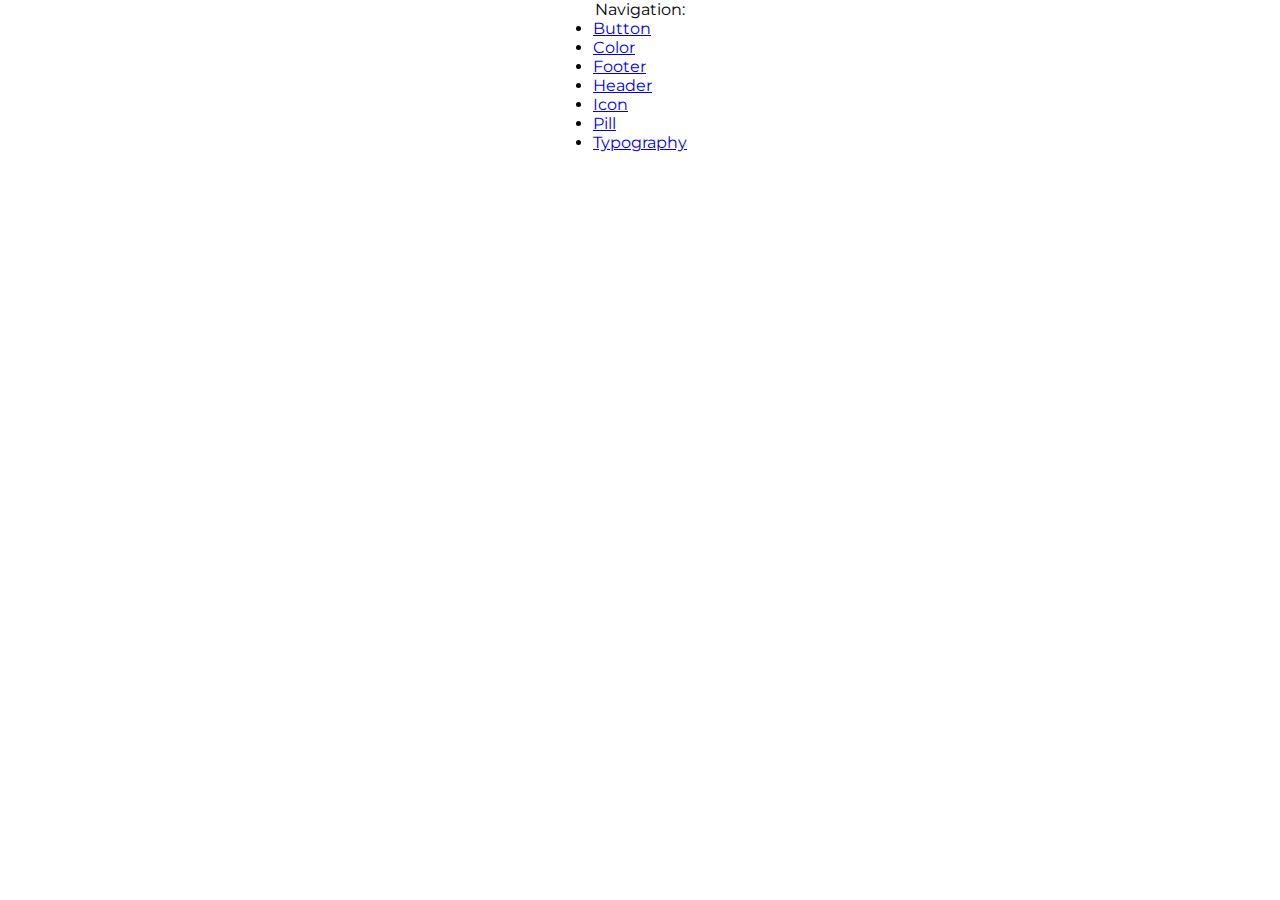
<file: index.html>
<!DOCTYPE html>
<html lang="en">
<head>
    <meta charset="UTF-8">
    <meta name="viewport" content="width=device-width, initial-scale=1.0">
    <link rel="stylesheet" href="assets/styles/main.css">
    <link rel="shortcut icon" href="/assets/images/favicon.ico" type="image/x-icon">
    <title>Belajar SASS - Home</title>
</head>
<body class="flex flex-col items-center">
    Navigation:
    <ul>
        <li><a href="/button.html">Button</a></li>
        <li><a href="/color.html">Color</a></li>
        <li><a href="/footer.html">Footer</a></li>
        <li><a href="/header.html">Header</a></li>
        <li><a href="/icon.html">Icon</a></li>
        <li><a href="/pill.html">Pill</a></li>
        <li><a href="/typography.html">Typography</a></li>
    </ul>
</body>
</html>
</file>
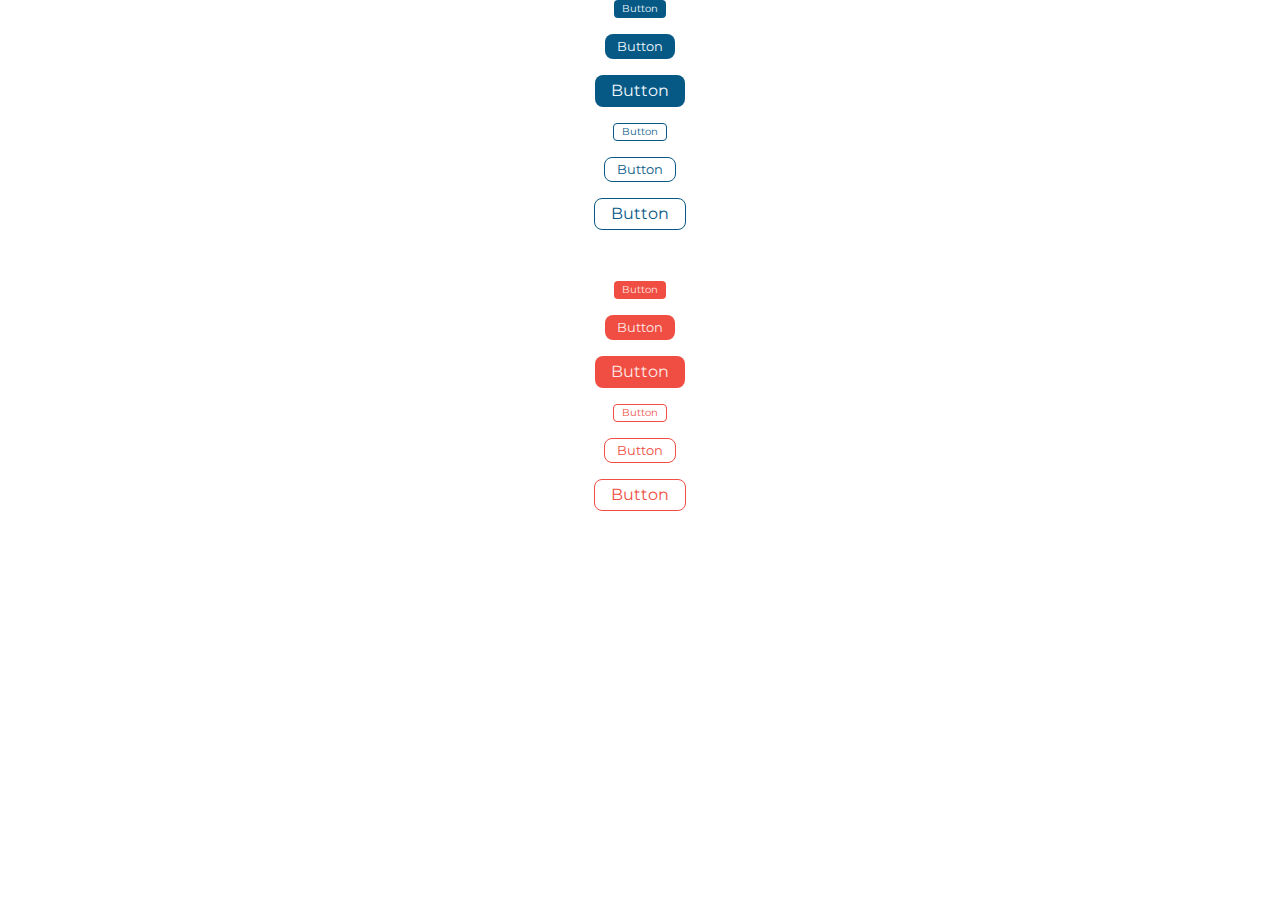
<file: button.html>
<!DOCTYPE html>
<html lang="en">
<head>
    <meta charset="UTF-8">
    <meta name="viewport" content="width=device-width, initial-scale=1.0">
    <link rel="stylesheet" href="assets/styles/main.css">
    <link rel="shortcut icon" href="/assets/images/favicon.ico" type="image/x-icon">
    <title>Belajar SASS - Button</title>
</head>
<body class="flex flex-col gap-4 items-center">
    <button type="button" class="btn btn-sm">Button</button>
    <button type="button" class="btn btn-md">Button</button>
    <button type="button" class="btn btn-lg">Button</button>
    <button type="button" class="btn btn-sm btn-outlined">Button</button>
    <button type="button" class="btn btn-md btn-outlined">Button</button>
    <button type="button" class="btn btn-lg btn-outlined">Button</button>
    <br />
    <button type="button" class="btn btn-danger btn-sm">Button</button>
    <button type="button" class="btn btn-danger btn-md">Button</button>
    <button type="button" class="btn btn-danger btn-lg">Button</button>
    <button type="button" class="btn btn-danger btn-sm btn-outlined">Button</button>
    <button type="button" class="btn btn-danger btn-md btn-outlined">Button</button>
    <button type="button" class="btn btn-danger btn-lg btn-outlined">Button</button>
</body>
</html>
</file>
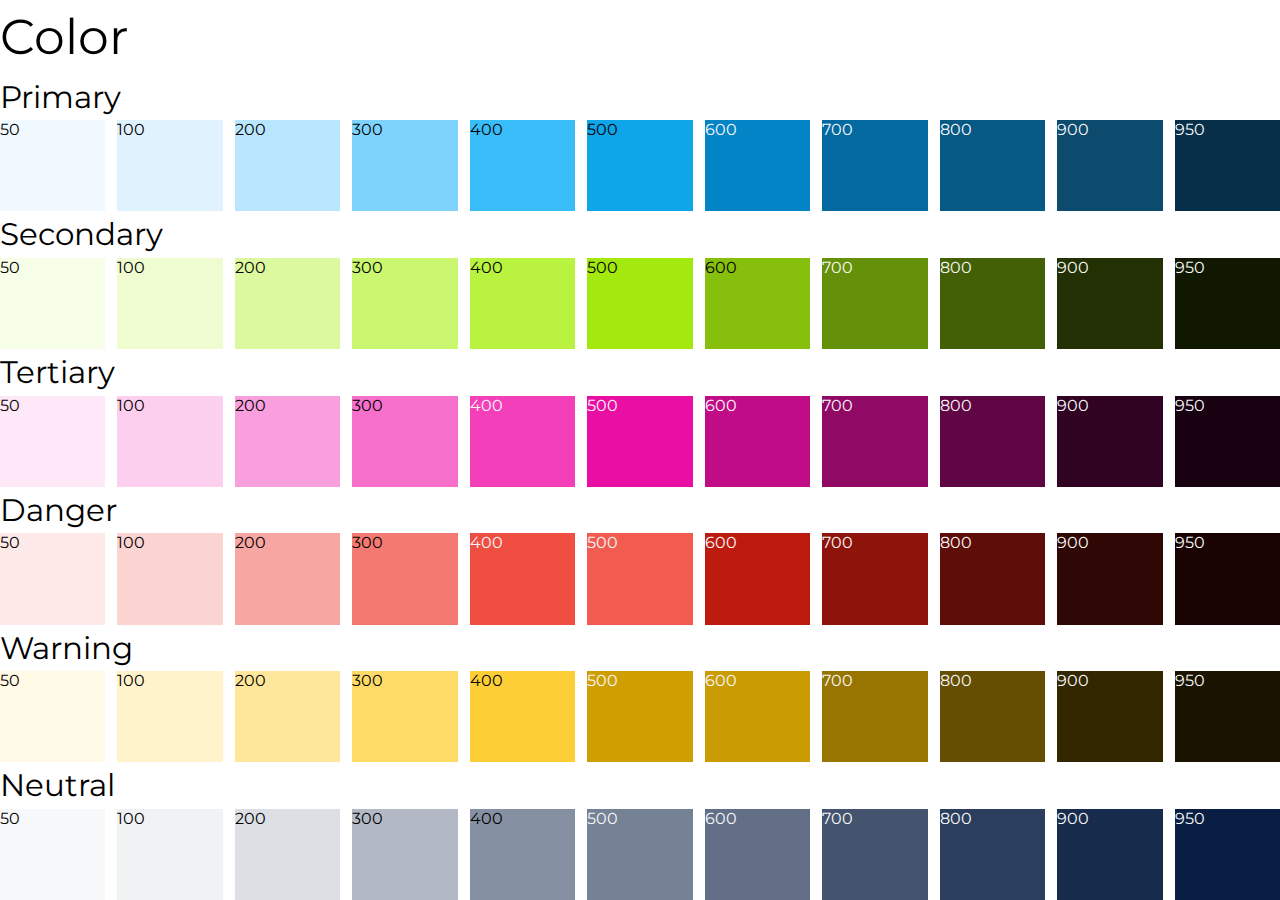
<file: color.html>
<!DOCTYPE html>
<html lang="en">
<head>
    <meta charset="UTF-8">
    <meta name="viewport" content="width=device-width, initial-scale=1.0">
    <link rel="stylesheet" href="assets/styles/main.css">
    <link rel="shortcut icon" href="/assets/images/favicon.ico" type="image/x-icon">
    <title>Belajar SASS - Color</title>
</head>
<body>
    <div class="flex flex-col h-screen">
        <h1 class="h1-regular">Color</h1>
        <h3 class="h3-regular">Primary</h3>
        <div class="flex flex-row flex-auto gap-3">
            <div class="bg-primary-50 w-full h-full">
                <span>50</span>
            </div>
            <div class="bg-primary-100 w-full h-full">
                <span>100</span>
            </div>
            <div class="bg-primary-200 w-full h-full">
                <span>200</span>
            </div>
            <div class="bg-primary-300 w-full h-full">
                <span>300</span>
            </div>
            <div class="bg-primary-400 w-full h-full">
                <span>400</span>
            </div>
            <div class="bg-primary-500 w-full h-full">
                <span>500</span>
            </div>
            <div class="bg-primary-600 w-full h-full">
                <span class="text-neutral-50">600</span>
            </div>
            <div class="bg-primary-700 w-full h-full">
                <span class="text-neutral-50">700</span>
            </div>
            <div class="bg-primary-800 w-full h-full">
                <span class="text-neutral-50">800</span>
            </div>
            <div class="bg-primary-900 w-full h-full">
                <span class="text-neutral-50">900</span>
            </div>
            <div class="bg-primary-950 w-full h-full">
                <span class="text-neutral-50">950</span>
            </div>
        </div>
        <h3 class="h3-regular">Secondary</h3>
        <div class="flex flex-row flex-auto gap-3">
            <div class="bg-secondary-50 w-full h-full">
                <span>50</span>
            </div>
            <div class="bg-secondary-100 w-full h-full">
                <span>100</span>
            </div>
            <div class="bg-secondary-200 w-full h-full">
                <span>200</span>
            </div>
            <div class="bg-secondary-300 w-full h-full">
                <span>300</span>
            </div>
            <div class="bg-secondary-400 w-full h-full">
                <span>400</span>
            </div>
            <div class="bg-secondary-500 w-full h-full">
                <span>500</span>
            </div>
            <div class="bg-secondary-600 w-full h-full">
                <span>600</span>
            </div>
            <div class="bg-secondary-700 w-full h-full">
                <span class="text-neutral-50">700</span>
            </div>
            <div class="bg-secondary-800 w-full h-full">
                <span class="text-neutral-50">800</span>
            </div>
            <div class="bg-secondary-900 w-full h-full">
                <span class="text-neutral-50">900</span>
            </div>
            <div class="bg-secondary-950 w-full h-full">
                <span class="text-neutral-50">950</span>
            </div>
        </div>
        <h3 class="h3-regular">Tertiary</h3>
        <div class="flex flex-row flex-auto gap-3">
            <div class="bg-tertiary-50 w-full h-full">
                <span>50</span>
            </div>
            <div class="bg-tertiary-100 w-full h-full">
                <span>100</span>
            </div>
            <div class="bg-tertiary-200 w-full h-full">
                <span>200</span>
            </div>
            <div class="bg-tertiary-300 w-full h-full">
                <span>300</span>
            </div>
            <div class="bg-tertiary-400 w-full h-full">
                <span class="text-neutral-50">400</span>
            </div>
            <div class="bg-tertiary-500 w-full h-full">
                <span class="text-neutral-50">500</span>
            </div>
            <div class="bg-tertiary-600 w-full h-full">
                <span class="text-neutral-50">600</span>
            </div>
            <div class="bg-tertiary-700 w-full h-full">
                <span class="text-neutral-50">700</span>
            </div>
            <div class="bg-tertiary-800 w-full h-full">
                <span class="text-neutral-50">800</span>
            </div>
            <div class="bg-tertiary-900 w-full h-full">
                <span class="text-neutral-50">900</span>
            </div>
            <div class="bg-tertiary-950 w-full h-full">
                <span class="text-neutral-50">950</span>
            </div>
        </div>
        <h3 class="h3-regular">Danger</h3>
        <div class="flex flex-row flex-auto gap-3">
            <div class="bg-danger-50 w-full h-full">
                <span>50</span>
            </div>
            <div class="bg-danger-100 w-full h-full">
                <span>100</span>
            </div>
            <div class="bg-danger-200 w-full h-full">
                <span>200</span>
            </div>
            <div class="bg-danger-300 w-full h-full">
                <span>300</span>
            </div>
            <div class="bg-danger-400 w-full h-full">
                <span class="text-neutral-50">400</span>
            </div>
            <div class="bg-danger-500 w-full h-full">
                <span class="text-neutral-50">500</span>
            </div>
            <div class="bg-danger-600 w-full h-full">
                <span class="text-neutral-50">600</span>
            </div>
            <div class="bg-danger-700 w-full h-full">
                <span class="text-neutral-50">700</span>
            </div>
            <div class="bg-danger-800 w-full h-full">
                <span class="text-neutral-50">800</span>
            </div>
            <div class="bg-danger-900 w-full h-full">
                <span class="text-neutral-50">900</span>
            </div>
            <div class="bg-danger-950 w-full h-full">
                <span class="text-neutral-50">950</span>
            </div>
        </div>
        <h3 class="h3-regular">Warning</h3>
        <div class="flex flex-row flex-auto gap-3">
            <div class="bg-warning-50 w-full h-full">
                <span>50</span>
            </div>
            <div class="bg-warning-100 w-full h-full">
                <span>100</span>
            </div>
            <div class="bg-warning-200 w-full h-full">
                <span>200</span>
            </div>
            <div class="bg-warning-300 w-full h-full">
                <span>300</span>
            </div>
            <div class="bg-warning-400 w-full h-full">
                <span>400</span>
            </div>
            <div class="bg-warning-500 w-full h-full">
                <span class="text-neutral-50">500</span>
            </div>
            <div class="bg-warning-600 w-full h-full">
                <span class="text-neutral-50">600</span>
            </div>
            <div class="bg-warning-700 w-full h-full">
                <span class="text-neutral-50">700</span>
            </div>
            <div class="bg-warning-800 w-full h-full">
                <span class="text-neutral-50">800</span>
            </div>
            <div class="bg-warning-900 w-full h-full">
                <span class="text-neutral-50">900</span>
            </div>
            <div class="bg-warning-950 w-full h-full">
                <span class="text-neutral-50">950</span>
            </div>
        </div>
        <h3 class="h3-regular">Neutral</h3>
        <div class="flex flex-row flex-auto gap-3">
            <div class="bg-neutral-50 w-full h-full">
                <span>50</span>
            </div>
            <div class="bg-neutral-100 w-full h-full">
                <span>100</span>
            </div>
            <div class="bg-neutral-200 w-full h-full">
                <span>200</span>
            </div>
            <div class="bg-neutral-300 w-full h-full">
                <span>300</span>
            </div>
            <div class="bg-neutral-400 w-full h-full">
                <span>400</span>
            </div>
            <div class="bg-neutral-500 w-full h-full">
                <span class="text-neutral-50">500</span>
            </div>
            <div class="bg-neutral-600 w-full h-full">
                <span class="text-neutral-50">600</span>
            </div>
            <div class="bg-neutral-700 w-full h-full">
                <span class="text-neutral-50">700</span>
            </div>
            <div class="bg-neutral-800 w-full h-full">
                <span class="text-neutral-50">800</span>
            </div>
            <div class="bg-neutral-900 w-full h-full">
                <span class="text-neutral-50">900</span>
            </div>
            <div class="bg-neutral-950 w-full h-full">
                <span class="text-neutral-50">950</span>
            </div>
        </div>
    </div>
</body>
</html>
</file>
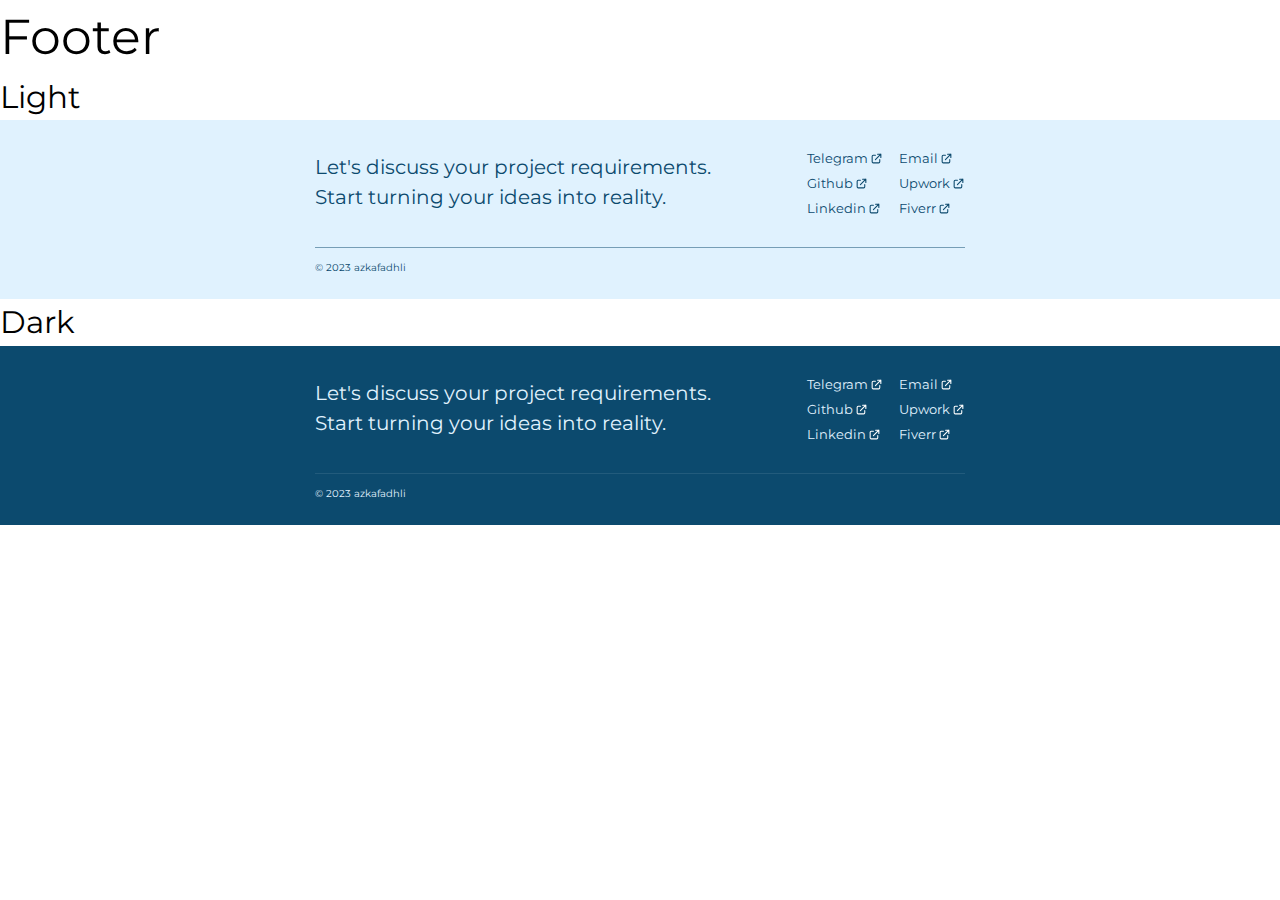
<file: footer.html>
<!DOCTYPE html>
<html lang="en">

<head>
    <meta charset="UTF-8">
    <meta name="viewport" content="width=device-width, initial-scale=1.0">
    <link rel="shortcut icon" href="/assets/images/favicon.ico" type="image/x-icon">
    <link rel="stylesheet" href="assets/styles/main.css">
    <title>Belajar SASS - Footer</title>
</head>

<body>
    <h1 class="h1-regular">Footer</h1>
    <h3 class="h3-regular">Light</h3>
    <footer class="flex flex-col bg-primary-100 w-screen">
        <div class="footer-wrapper">
            <div class="flex flex-row flex-wrap justify-between">
                <div class="flex flex-col h5-regular">
                    <span>Let's discuss your project requirements.</span>
                    <span>Start turning your ideas into reality.</span>
                </div>
                <div class="flex gap-4">
                    <div class="social-link">
                        <a href="#">
                            <span class="l13-regular">Telegram</span>
                            <i class="l13-regular icon-external-link-outlined primary-900"></i>
                        </a>
                        <a href="#">
                            <span class="l13-regular">Github</span>
                            <i class="l13-regular icon-external-link-outlined primary-900"></i>
                        </a>
                        <a href="#">
                            <span class="l13-regular">Linkedin</span>
                            <i class="l13-regular icon-external-link-outlined primary-900"></i>
                        </a>
                    </div>
                    <div class="social-link">
                        <a href="#">
                            <span class="l13-regular">Email</span>
                            <i class="l13-regular icon-external-link-outlined primary-900"></i>
                        </a>
                        <a href="#">
                            <span class="l13-regular">Upwork</span>
                            <i class="l13-regular icon-external-link-outlined primary-900"></i>
                        </a>
                        <a href="#">
                            <span class="l13-regular">Fiverr</span>
                            <i class="l13-regular icon-external-link-outlined primary-900"></i>
                        </a>
                    </div>
                </div>
            </div>
            <div class="border-t primary-900-50a solid px-0.5">
                <span class="p10-regular">© 2023 azkafadhli</span>
            </div>
        </div>
    </footer>
    <h3 class="h3-regular">Dark</h3>
    <footer class="flex flex-col dark w-screen">
        <div class="footer-wrapper">
            <div class="flex flex-row flex-wrap justify-between">
                <div class="flex flex-col h5-regular">
                    <span>Let's discuss your project requirements.</span>
                    <span>Start turning your ideas into reality.</span>
                </div>
                <div class="flex gap-4">
                    <div class="social-link">
                        <a href="#">
                            <span class="l13-regular">Telegram</span>
                            <i class="l13-regular icon-external-link-outlined white"></i>
                        </a>
                        <a href="#">
                            <span class="l13-regular">Github</span>
                            <i class="l13-regular icon-external-link-outlined white"></i>
                        </a>
                        <a href="#">
                            <span class="l13-regular">Linkedin</span>
                            <i class="l13-regular icon-external-link-outlined white"></i>
                        </a>
                    </div>
                    <div class="social-link">
                        <a href="#">
                            <span class="l13-regular">Email</span>
                            <i class="l13-regular icon-external-link-outlined white"></i>
                        </a>
                        <a href="#">
                            <span class="l13-regular">Upwork</span>
                            <i class="l13-regular icon-external-link-outlined white"></i>
                        </a>
                        <a href="#">
                            <span class="l13-regular">Fiverr</span>
                            <i class="l13-regular icon-external-link-outlined white"></i>
                        </a>
                    </div>
                </div>
            </div>
            <div class="border-t primary-50-10a solid px-0.5">
                <span class="p10-regular">© 2023 azkafadhli</span>
            </div>
        </div>
    </footer>
</body>

</html>
</file>
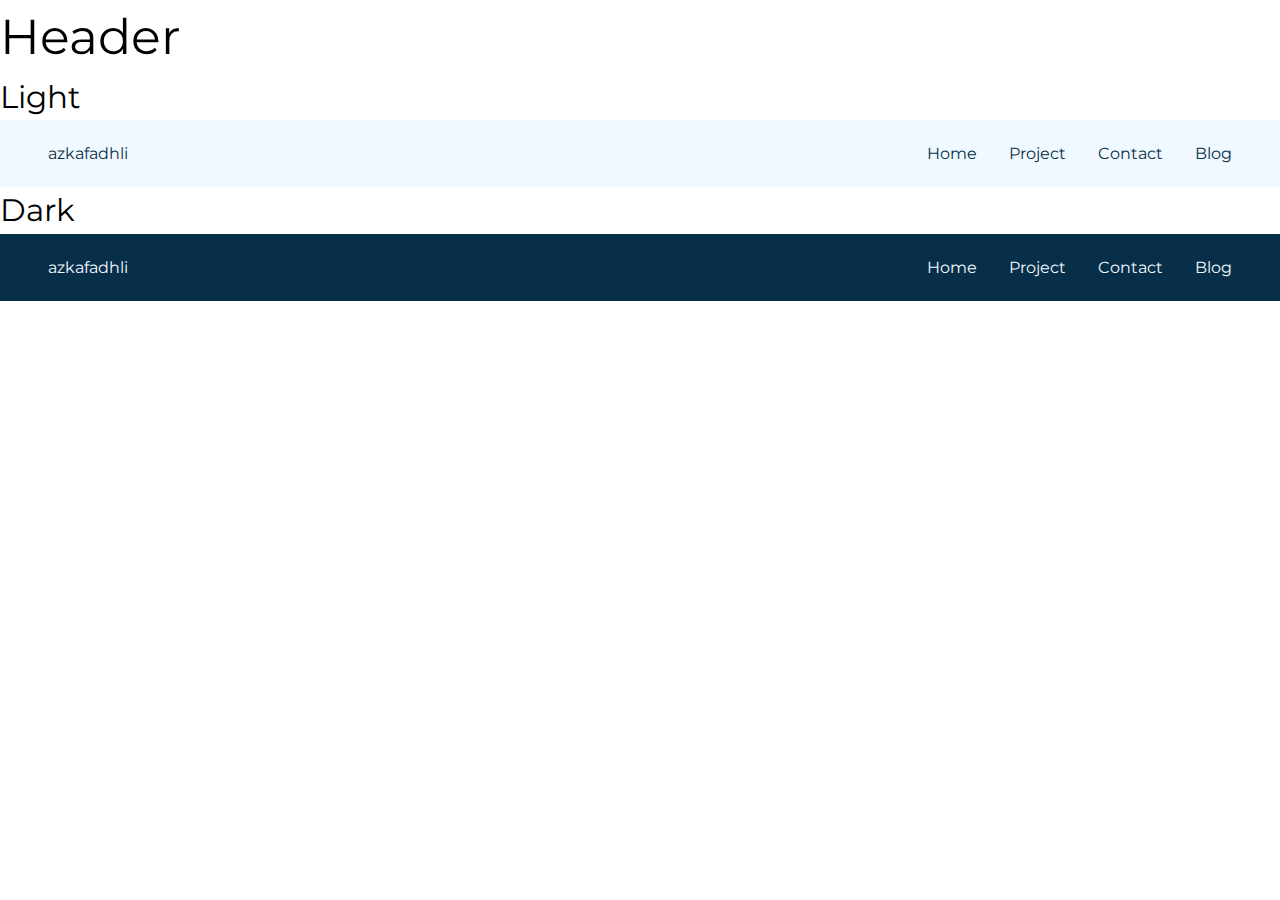
<file: header.html>
<!DOCTYPE html>
<html lang="en">

<head>
    <meta charset="UTF-8">
    <meta name="viewport" content="width=device-width, initial-scale=1.0">
    <link rel="shortcut icon" href="/assets/images/favicon.ico" type="image/x-icon">
    <link rel="stylesheet" href="assets/styles/main.css">
    <title>Belajar SASS - Header</title>
</head>

<body>
    <h1 class="h1-regular">Header</h1>
    <h3 class="h3-regular">Light</h3>
    <header>
        <div class="top-navbar light">
            <div class="menu-wrapper">
                <div class="navbar-logo">
                    <a href="/">azkafadhli</a>
                </div>
                <div class="menu-mobile">
                    <i id="btn-menu-open-light" class="h5-regular icon-menu-outlined"></i>
                </div>
                <ul class="menu">
                    <li><a href="#">Home</a></li>
                    <li><a href="#">Project</a></li>
                    <li><a href="#">Contact</a></li>
                    <li><a href=#>Blog</a></li>
                </ul>
            </div>
        </div>
    </header>
    <h3 class="h3-regular">Dark</h3>
    <header>
        <div class="top-navbar dark">
            <div class="menu-wrapper">
                <div class="navbar-logo">
                    <a href="/">azkafadhli</a>
                </div>
                <div class="menu-mobile">
                    <i id="btn-menu-open-dark" class="h5-regular icon-menu-outlined white"></i>
                </div>
                <ul class="menu">
                    <li><a href="#">Home</a></li>
                    <li><a href="#">Project</a></li>
                    <li><a href="#">Contact</a></li>
                    <li><a href=#>Blog</a></li>
                </ul>
            </div>
        </div>
        <div id="menu-mobile-light" class="menu-mobile-wrapper light gap-5 menu-hidden">
            <i id="btn-menu-close-light" class="h4-regular icon-x-outlined ml-auto"></i>
            <ul class="menu-mobile gap-5">
                <li><a href="#">Home</a></li>
                <li><a href="#">Project</a></li>
                <li><a href="#">Contact</a></li>
                <li><a href=#>Blog</a></li>
            </ul>
        </div>
        <div id="menu-mobile-dark" class="menu-mobile-wrapper dark gap-5 menu-hidden">
            <i id="btn-menu-close-dark" class="h4-regular icon-x-outlined ml-auto white"></i>
            <ul class="menu-mobile gap-5">
                <li><a href="#">Home</a></li>
                <li><a href="#">Project</a></li>
                <li><a href="#">Contact</a></li>
                <li><a href=#>Blog</a></li>
            </ul>
        </div>
    </header>
</body>

<script>
    const btnMenuCloseLight = document.getElementById('btn-menu-close-light');
    const btnMenuCloseDark = document.getElementById('btn-menu-close-dark');
    const btnMenuOpenLight = document.getElementById('btn-menu-open-light');
    const btnMenuOpenDark = document.getElementById('btn-menu-open-dark');
    const menuMobileLight = document.getElementById('menu-mobile-light');
    const menuMobileDark = document.getElementById('menu-mobile-dark');

    btnMenuCloseLight.addEventListener('click', () => {
        menuMobileLight.classList.toggle('menu-hidden');
    });
    btnMenuOpenLight.addEventListener('click', () => {
        menuMobileLight.classList.toggle('menu-hidden');
    });
    btnMenuCloseDark.addEventListener('click', () => {
        menuMobileDark.classList.toggle('menu-hidden');
    });
    btnMenuOpenDark.addEventListener('click', () => {
        menuMobileDark.classList.toggle('menu-hidden');
    });
</script>

</html>
</file>
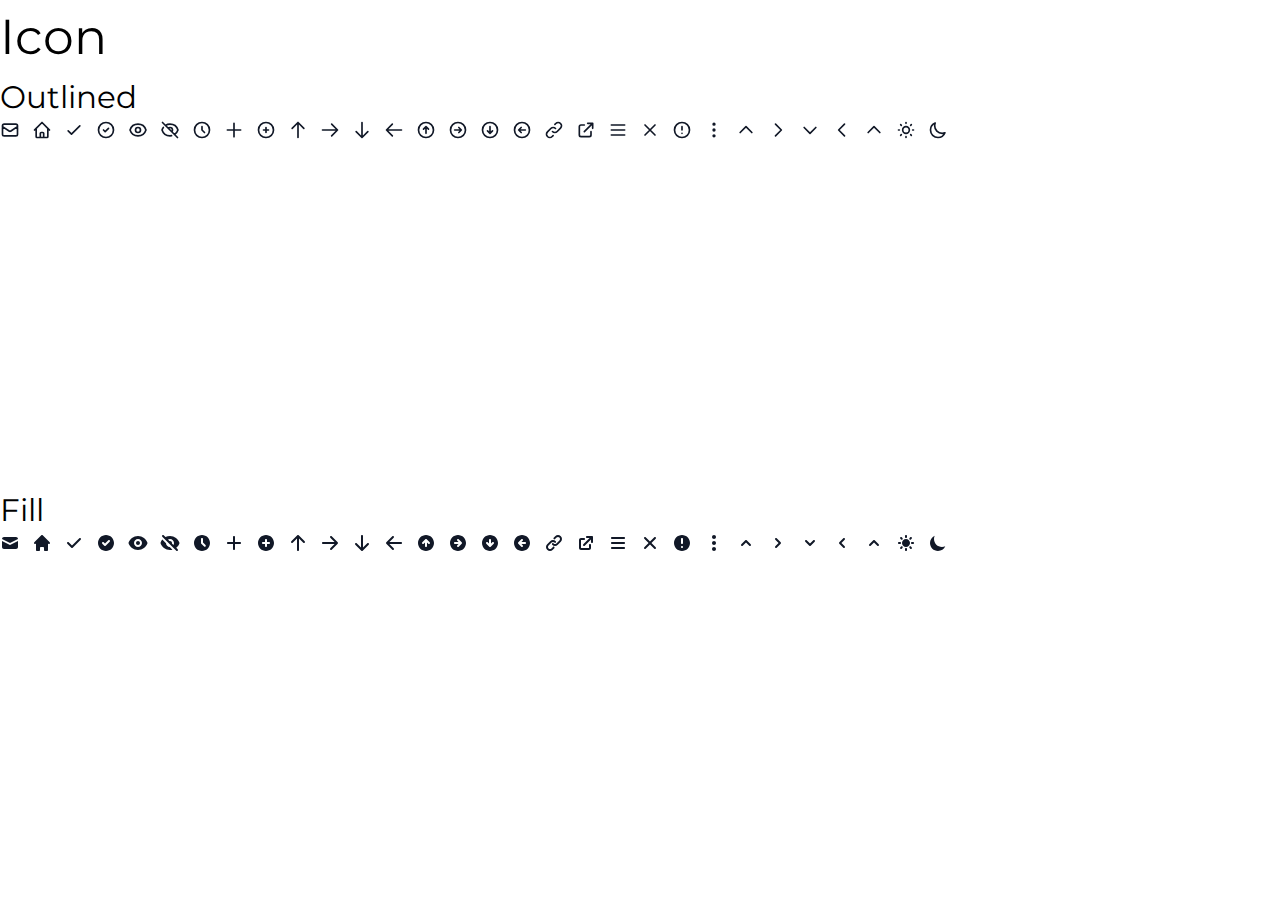
<file: icon.html>
<!DOCTYPE html>
<html lang="en">

<head>
    <meta charset="UTF-8">
    <meta name="viewport" content="width=device-width, initial-scale=1.0">
    <link rel="stylesheet" href="assets/styles/main.css">
    <link rel="shortcut icon" href="/assets/images/favicon.ico" type="image/x-icon">
    <title>Belajar SASS - Icon</title>
</head>

<body>
    <div class="flex flex-col h-screen">
        <h1 class="h1-regular">Icon</h1>
        <h3 class="h3-regular">Outlined</h3>
        <div class="flex flex-row flex-auto gap-3">
            <div class="icon"><i class="h5-regular icon-mail-outlined"></i></div>
            <div class="icon"><i class="h5-regular icon-home-outlined"></i></div>
            <div class="icon"><i class="h5-regular icon-check-outlined"></i></div>
            <div class="icon"><i class="h5-regular icon-check-circle-outlined"></i></div>
            <div class="icon"><i class="h5-regular icon-eye-outlined"></i></div>
            <div class="icon"><i class="h5-regular icon-eye-off-outlined"></i></div>
            <div class="icon"><i class="h5-regular icon-clock-outlined"></i></div>
            <div class="icon"><i class="h5-regular icon-plus-outlined"></i></div>
            <div class="icon"><i class="h5-regular icon-plus-circle-outlined"></i></div>
            <div class="icon"><i class="h5-regular icon-arrow-up-outlined"></i></div>
            <div class="icon"><i class="h5-regular icon-arrow-right-outlined"></i></div>
            <div class="icon"><i class="h5-regular icon-arrow-down-outlined"></i></div>
            <div class="icon"><i class="h5-regular icon-arrow-left-outlined"></i></div>
            <div class="icon"><i class="h5-regular icon-arrow-up-circle-outlined"></i></div>
            <div class="icon"><i class="h5-regular icon-arrow-right-circle-outlined"></i></div>
            <div class="icon"><i class="h5-regular icon-arrow-down-circle-outlined"></i></div>
            <div class="icon"><i class="h5-regular icon-arrow-left-circle-outlined"></i></div>
            <div class="icon"><i class="h5-regular icon-link-outlined"></i></div>
            <div class="icon"><i class="h5-regular icon-external-link-outlined"></i></div>
            <div class="icon"><i class="h5-regular icon-menu-outlined"></i></div>
            <div class="icon"><i class="h5-regular icon-x-outlined"></i></div>
            <div class="icon"><i class="h5-regular icon-exclamation-circle-outlined"></i></div>
            <div class="icon"><i class="h5-regular icon-dots-vertical-outlined"></i></div>
            <div class="icon"><i class="h5-regular icon-chevron-up-outlined"></i></div>
            <div class="icon"><i class="h5-regular icon-chevron-right-outlined"></i></div>
            <div class="icon"><i class="h5-regular icon-chevron-down-outlined"></i></div>
            <div class="icon"><i class="h5-regular icon-chevron-left-outlined"></i></div>
            <div class="icon"><i class="h5-regular icon-chevron-up-outlined"></i></div>
            <div class="icon"><i class="h5-regular icon-sun-outlined"></i></div>
            <div class="icon"><i class="h5-regular icon-moon-outlined"></i></div>
        </div>
        <h3 class="h3-regular">Fill</h3>
        <div class="flex flex-row flex-auto gap-3">
            <div class="icon"><i class="h5-regular icon-mail-fill"></i> </div>
            <div class="icon"><i class="h5-regular icon-home-fill"></i></div>
            <div class="icon"><i class="h5-regular icon-check-fill"></i></div>
            <div class="icon"><i class="h5-regular icon-check-circle-fill"></i></div>
            <div class="icon"><i class="h5-regular icon-eye-fill"></i></div>
            <div class="icon"><i class="h5-regular icon-eye-off-fill"></i></div>
            <div class="icon"><i class="h5-regular icon-clock-fill"></i></div>
            <div class="icon"><i class="h5-regular icon-plus-fill"></i></div>
            <div class="icon"><i class="h5-regular icon-plus-circle-fill"></i></div>
            <div class="icon"><i class="h5-regular icon-arrow-up-fill"></i></div>
            <div class="icon"><i class="h5-regular icon-arrow-right-fill"></i></div>
            <div class="icon"><i class="h5-regular icon-arrow-down-fill"></i></div>
            <div class="icon"><i class="h5-regular icon-arrow-left-fill"></i></div>
            <div class="icon"><i class="h5-regular icon-arrow-up-circle-fill"></i></div>
            <div class="icon"><i class="h5-regular icon-arrow-right-circle-fill"></i></div>
            <div class="icon"><i class="h5-regular icon-arrow-down-circle-fill"></i></div>
            <div class="icon"><i class="h5-regular icon-arrow-left-circle-fill"></i></div>
            <div class="icon"><i class="h5-regular icon-link-fill"></i></div>
            <div class="icon"><i class="h5-regular icon-external-link-fill"></i></div>
            <div class="icon"><i class="h5-regular icon-menu-fill"></i></div>
            <div class="icon"><i class="h5-regular icon-x-fill"></i></div>
            <div class="icon"><i class="h5-regular icon-exclamation-circle-fill"></i></div>
            <div class="icon"><i class="h5-regular icon-dots-vertical-fill"></i></div>
            <div class="icon"><i class="h5-regular icon-chevron-up-fill"></i></div>
            <div class="icon"><i class="h5-regular icon-chevron-right-fill"></i></div>
            <div class="icon"><i class="h5-regular icon-chevron-down-fill"></i></div>
            <div class="icon"><i class="h5-regular icon-chevron-left-fill"></i></div>
            <div class="icon"><i class="h5-regular icon-chevron-up-fill"></i></div>
            <div class="icon"><i class="h5-regular icon-sun-fill"></i></div>
            <div class="icon"><i class="h5-regular icon-moon-fill"></i></div>
        </div>
    </div>
</body>

</html>
</file>
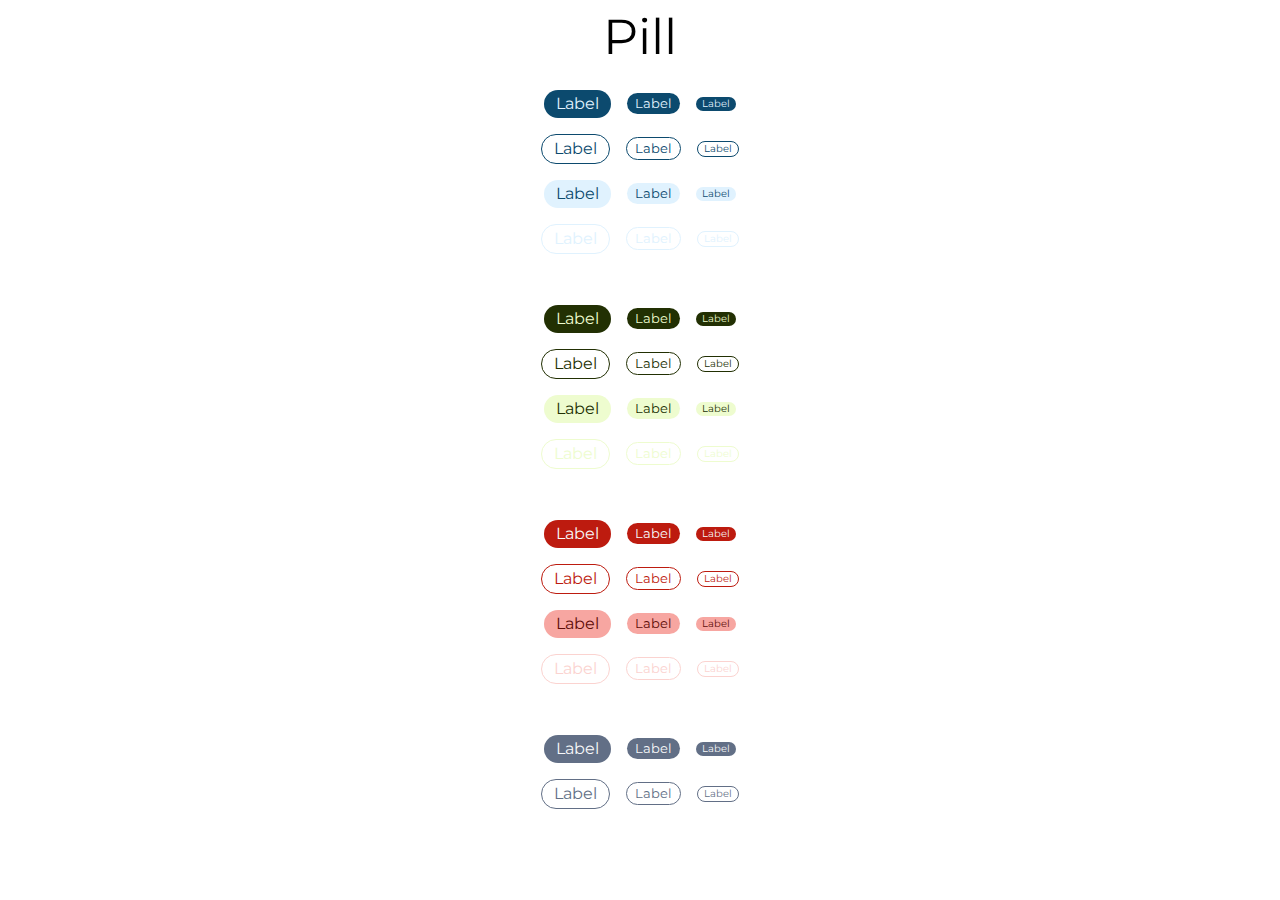
<file: pill.html>
<!DOCTYPE html>
<html lang="en">

<head>
    <meta charset="UTF-8">
    <meta name="viewport" content="width=device-width, initial-scale=1.0">
    <link rel="stylesheet" href="assets/styles/main.css">
    <link rel="shortcut icon" href="/assets/images/favicon.ico" type="image/x-icon">
    <title>Belajar SASS - Pill</title>
</head>

<body class="flex flex-col items-center justify-center gap-4">
    <h1 class="h1-regular">Pill</h1>
    <div class="flex flex-row items-center justify-center gap-4">
        <span class="pill pill-lg pill-primary pill-dark pill-fill">Label</span>
        <span class="pill pill-md pill-primary pill-dark pill-fill">Label</span>
        <span class="pill pill-sm pill-primary pill-dark pill-fill">Label</span>
    </div>
    <div class="flex flex-row items-center justify-center gap-4">
        <span class="pill pill-lg pill-primary pill-dark pill-outlined">Label</span>
        <span class="pill pill-md pill-primary pill-dark pill-outlined">Label</span>
        <span class="pill pill-sm pill-primary pill-dark pill-outlined">Label</span>
    </div>
    <div class="flex flex-row items-center justify-center gap-4">
        <span class="pill pill-lg pill-primary pill-light pill-fill">Label</span>
        <span class="pill pill-md pill-primary pill-light pill-fill">Label</span>
        <span class="pill pill-sm pill-primary pill-light pill-fill">Label</span>
    </div>
    <div class="flex flex-row items-center justify-center gap-4">
        <span class="pill pill-lg pill-primary pill-light pill-outlined">Label</span>
        <span class="pill pill-md pill-primary pill-light pill-outlined">Label</span>
        <span class="pill pill-sm pill-primary pill-light pill-outlined">Label</span>
    </div>
    <br />
    <div class="flex flex-row items-center justify-center gap-4">
        <span class="pill pill-lg pill-secondary pill-dark pill-fill">Label</span>
        <span class="pill pill-md pill-secondary pill-dark pill-fill">Label</span>
        <span class="pill pill-sm pill-secondary pill-dark pill-fill">Label</span>
    </div>
    <div class="flex flex-row items-center justify-center gap-4">
        <span class="pill pill-lg pill-secondary pill-dark pill-outlined">Label</span>
        <span class="pill pill-md pill-secondary pill-dark pill-outlined">Label</span>
        <span class="pill pill-sm pill-secondary pill-dark pill-outlined">Label</span>
    </div>
    <div class="flex flex-row items-center justify-center gap-4">
        <span class="pill pill-lg pill-secondary pill-light pill-fill">Label</span>
        <span class="pill pill-md pill-secondary pill-light pill-fill">Label</span>
        <span class="pill pill-sm pill-secondary pill-light pill-fill">Label</span>
    </div>
    <div class="flex flex-row items-center justify-center gap-4">
        <span class="pill pill-lg pill-secondary pill-light pill-outlined">Label</span>
        <span class="pill pill-md pill-secondary pill-light pill-outlined">Label</span>
        <span class="pill pill-sm pill-secondary pill-light pill-outlined">Label</span>
    </div>
    <br />
    <div class="flex flex-row items-center justify-center gap-4">
        <span class="pill pill-lg pill-danger pill-dark pill-fill">Label</span>
        <span class="pill pill-md pill-danger pill-dark pill-fill">Label</span>
        <span class="pill pill-sm pill-danger pill-dark pill-fill">Label</span>
    </div>
    <div class="flex flex-row items-center justify-center gap-4">
        <span class="pill pill-lg pill-danger pill-dark pill-outlined">Label</span>
        <span class="pill pill-md pill-danger pill-dark pill-outlined">Label</span>
        <span class="pill pill-sm pill-danger pill-dark pill-outlined">Label</span>
    </div>
    <div class="flex flex-row items-center justify-center gap-4">
        <span class="pill pill-lg pill-danger pill-light pill-fill">Label</span>
        <span class="pill pill-md pill-danger pill-light pill-fill">Label</span>
        <span class="pill pill-sm pill-danger pill-light pill-fill">Label</span>
    </div>
    <div class="flex flex-row items-center justify-center gap-4">
        <span class="pill pill-lg pill-danger pill-light pill-outlined">Label</span>
        <span class="pill pill-md pill-danger pill-light pill-outlined">Label</span>
        <span class="pill pill-sm pill-danger pill-light pill-outlined">Label</span>
    </div>
    <br />
    <div class="flex flex-row items-center justify-center gap-4">
        <span class="pill pill-lg pill-neutral pill-fill">Label</span>
        <span class="pill pill-md pill-neutral pill-fill">Label</span>
        <span class="pill pill-sm pill-neutral pill-fill">Label</span>
    </div>
    <div class="flex flex-row items-center justify-center gap-4">
        <span class="pill pill-lg pill-neutral pill-outlined">Label</span>
        <span class="pill pill-md pill-neutral pill-outlined">Label</span>
        <span class="pill pill-sm pill-neutral pill-outlined">Label</span>
    </div>
</body>

</html>
</file>
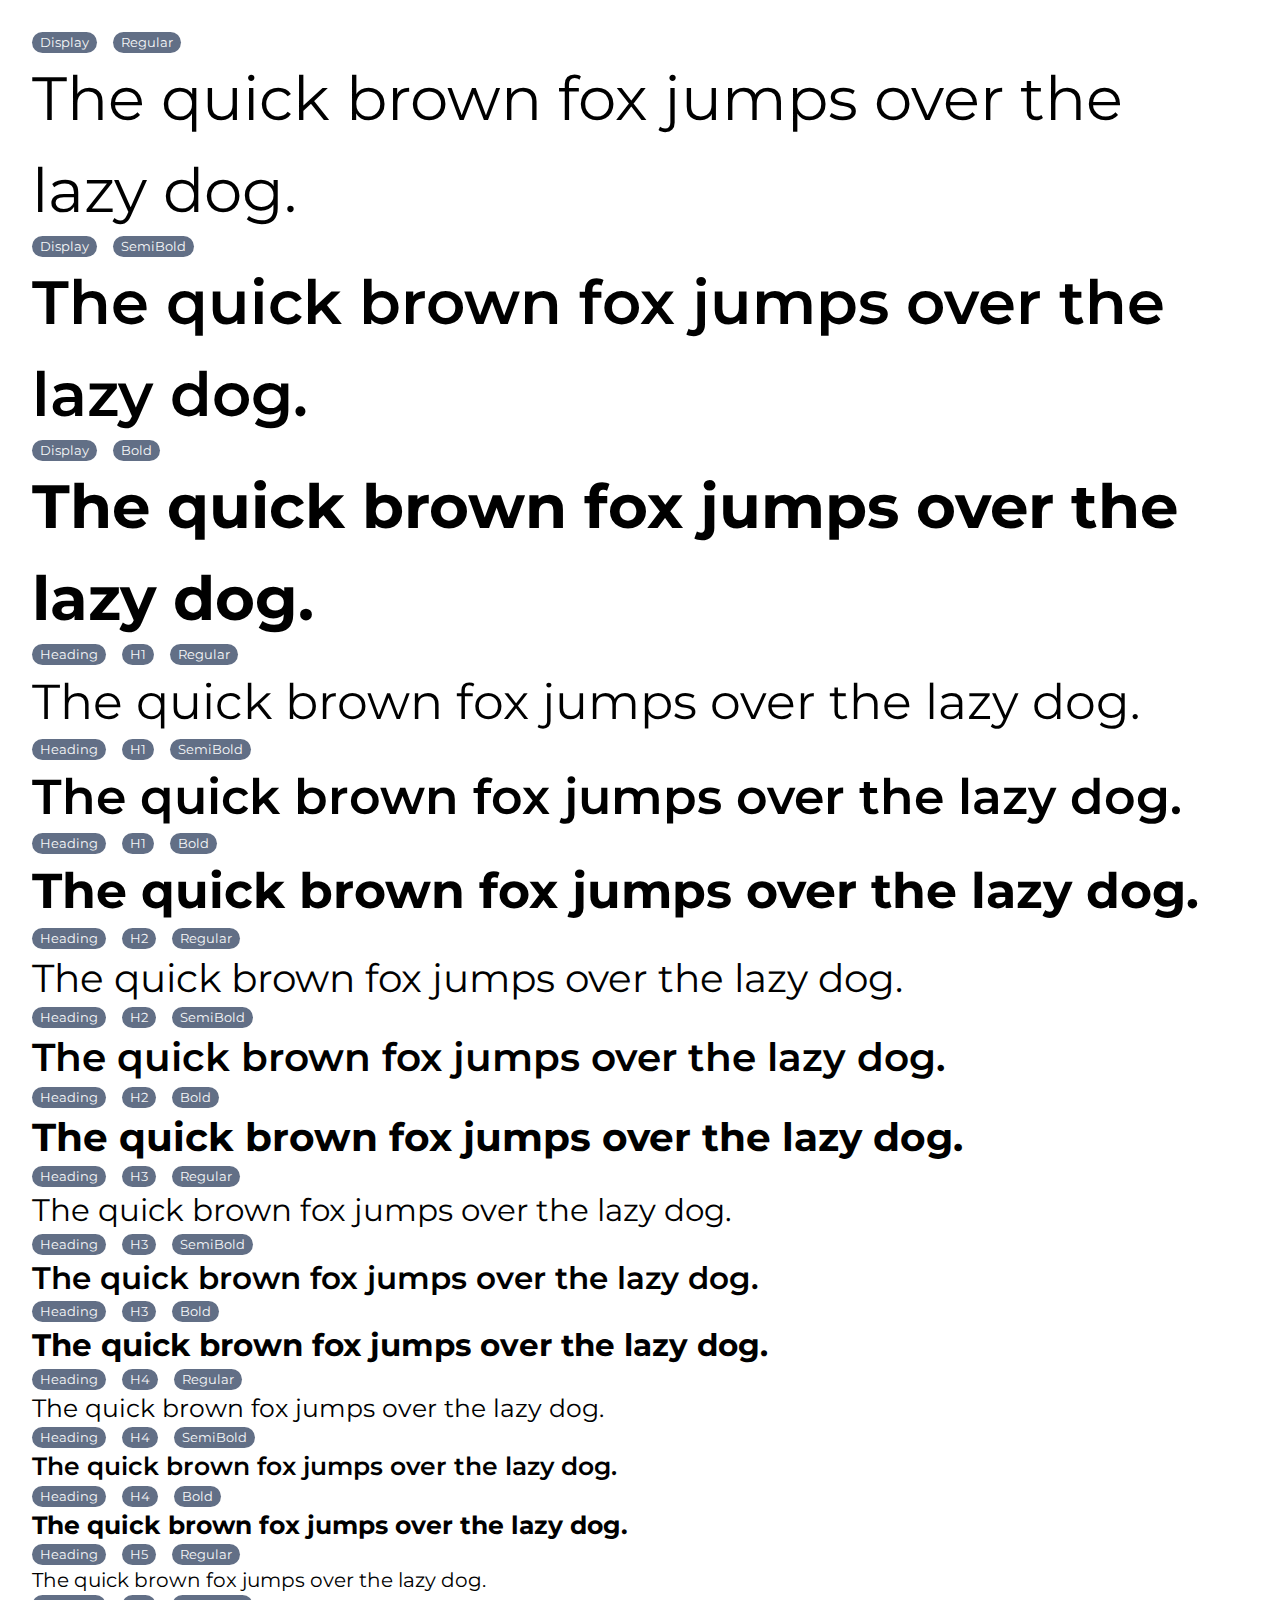
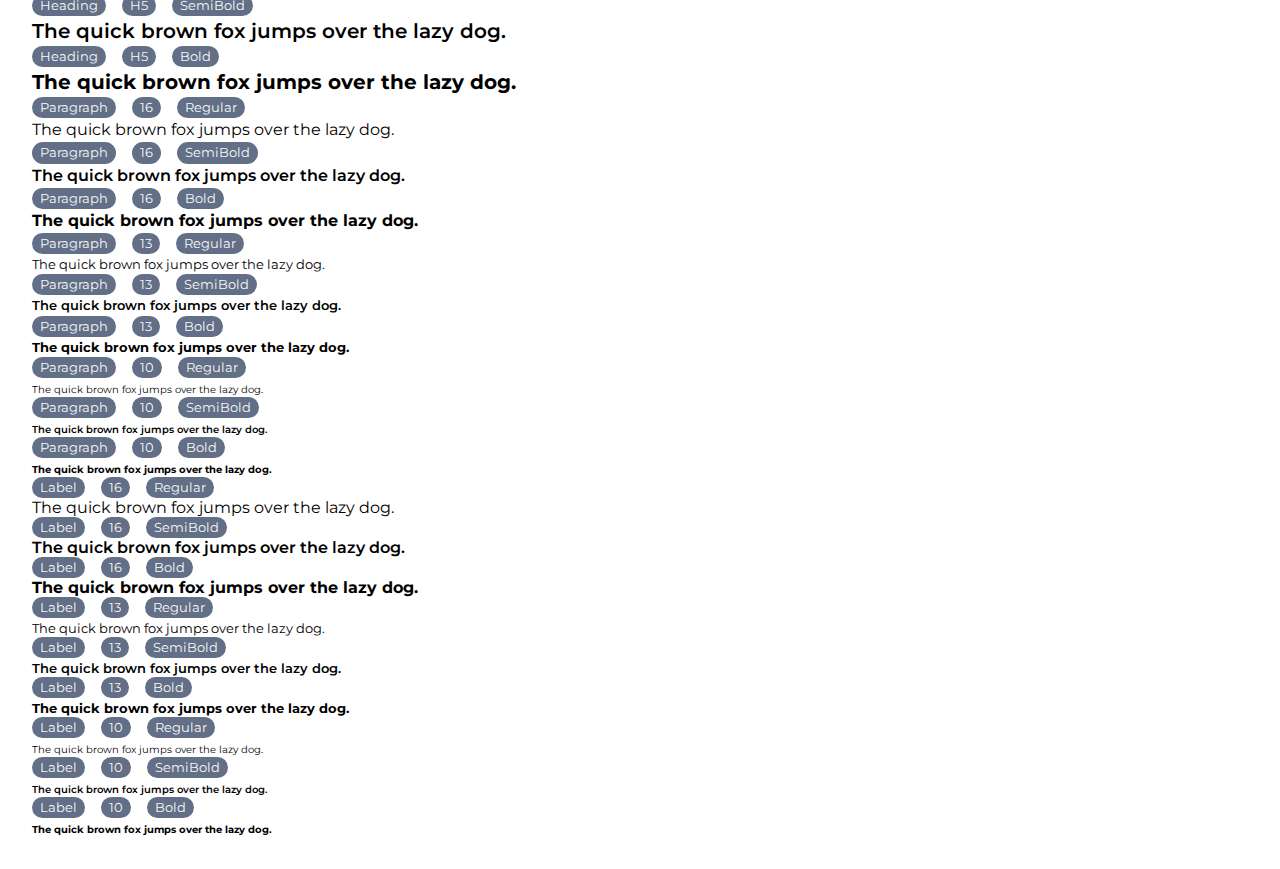
<file: typography.html>
<!DOCTYPE html>
<html lang="en">

<head>
    <meta charset="UTF-8">
    <meta name="viewport" content="width=device-width, initial-scale=1.0">
    <link rel="shortcut icon" href="/assets/images/favicon.ico" type="image/x-icon">
    <link rel="stylesheet" href="assets/styles/main.css">
    <title>Belajar SASS - Typography</title>
</head>

<body class="p-2">
    <div class="flex flex-row gap-4">
        <span class="pill pill-md pill-neutral pill-fill">Display</span>
        <span class="pill pill-md pill-neutral pill-fill">Regular</span>
    </div>
    <span class="display-regular">The quick brown fox jumps over the lazy dog.</span>
    <div class="flex flex-row gap-4">
        <span class="pill pill-md pill-neutral pill-fill">Display</span>
        <span class="pill pill-md pill-neutral pill-fill">SemiBold</span>
    </div>
    <span class="display-semibold">The quick brown fox jumps over the lazy dog.</span>

    <div class="flex flex-row gap-4">
        <span class="pill pill-md pill-neutral pill-fill">Display</span>
        <span class="pill pill-md pill-neutral pill-fill">Bold</span>
    </div>
    <span class="display-bold">The quick brown fox jumps over the lazy dog.</span>
    <div class="flex flex-row gap-4">
        <span class="pill pill-md pill-neutral pill-fill">Heading</span>
        <span class="pill pill-md pill-neutral pill-fill">H1</span>
        <span class="pill pill-md pill-neutral pill-fill">Regular</span>
    </div>
    <span class="h1-regular">The quick brown fox jumps over the lazy dog.</span>
    <div class="flex flex-row gap-4">
        <span class="pill pill-md pill-neutral pill-fill">Heading</span>
        <span class="pill pill-md pill-neutral pill-fill">H1</span>
        <span class="pill pill-md pill-neutral pill-fill">SemiBold</span>
    </div>
    <span class="h1-semibold">The quick brown fox jumps over the lazy dog.</span>
    <div class="flex flex-row gap-4">
        <span class="pill pill-md pill-neutral pill-fill">Heading</span>
        <span class="pill pill-md pill-neutral pill-fill">H1</span>
        <span class="pill pill-md pill-neutral pill-fill">Bold</span>
    </div>
    <span class="h1-bold">The quick brown fox jumps over the lazy dog.</span>
    <div class="flex flex-row gap-4">
        <span class="pill pill-md pill-neutral pill-fill">Heading</span>
        <span class="pill pill-md pill-neutral pill-fill">H2</span>
        <span class="pill pill-md pill-neutral pill-fill">Regular</span>
    </div>
    <span class="h2-regular">The quick brown fox jumps over the lazy dog.</span>
    <div class="flex flex-row gap-4">
        <span class="pill pill-md pill-neutral pill-fill">Heading</span>
        <span class="pill pill-md pill-neutral pill-fill">H2</span>
        <span class="pill pill-md pill-neutral pill-fill">SemiBold</span>
    </div>
    <span class="h2-semibold">The quick brown fox jumps over the lazy dog.</span>
    <div class="flex flex-row gap-4">
        <span class="pill pill-md pill-neutral pill-fill">Heading</span>
        <span class="pill pill-md pill-neutral pill-fill">H2</span>
        <span class="pill pill-md pill-neutral pill-fill">Bold</span>
    </div>
    <span class="h2-bold">The quick brown fox jumps over the lazy dog.</span>
    <div class="flex flex-row gap-4">
        <span class="pill pill-md pill-neutral pill-fill">Heading</span>
        <span class="pill pill-md pill-neutral pill-fill">H3</span>
        <span class="pill pill-md pill-neutral pill-fill">Regular</span>
    </div>
    <span class="h3-regular">The quick brown fox jumps over the lazy dog.</span>
    <div class="flex flex-row gap-4">
        <span class="pill pill-md pill-neutral pill-fill">Heading</span>
        <span class="pill pill-md pill-neutral pill-fill">H3</span>
        <span class="pill pill-md pill-neutral pill-fill">SemiBold</span>
    </div>
    <span class="h3-semibold">The quick brown fox jumps over the lazy dog.</span>
    <div class="flex flex-row gap-4">
        <span class="pill pill-md pill-neutral pill-fill">Heading</span>
        <span class="pill pill-md pill-neutral pill-fill">H3</span>
        <span class="pill pill-md pill-neutral pill-fill">Bold</span>
    </div>
    <span class="h3-bold">The quick brown fox jumps over the lazy dog.</span>
    <div class="flex flex-row gap-4">
        <span class="pill pill-md pill-neutral pill-fill">Heading</span>
        <span class="pill pill-md pill-neutral pill-fill">H4</span>
        <span class="pill pill-md pill-neutral pill-fill">Regular</span>
    </div>
    <span class="h4-regular">The quick brown fox jumps over the lazy dog.</span>
    <div class="flex flex-row gap-4">
        <span class="pill pill-md pill-neutral pill-fill">Heading</span>
        <span class="pill pill-md pill-neutral pill-fill">H4</span>
        <span class="pill pill-md pill-neutral pill-fill">SemiBold</span>
    </div>
    <span class="h4-semibold">The quick brown fox jumps over the lazy dog.</span>
    <div class="flex flex-row gap-4">
        <span class="pill pill-md pill-neutral pill-fill">Heading</span>
        <span class="pill pill-md pill-neutral pill-fill">H4</span>
        <span class="pill pill-md pill-neutral pill-fill">Bold</span>
    </div>
    <span class="h4-bold">The quick brown fox jumps over the lazy dog.</span>
    <div class="flex flex-row gap-4">
        <span class="pill pill-md pill-neutral pill-fill">Heading</span>
        <span class="pill pill-md pill-neutral pill-fill">H5</span>
        <span class="pill pill-md pill-neutral pill-fill">Regular</span>
    </div>
    <span class="h5-regular">The quick brown fox jumps over the lazy dog.</span>
    <div class="flex flex-row gap-4">
        <span class="pill pill-md pill-neutral pill-fill">Heading</span>
        <span class="pill pill-md pill-neutral pill-fill">H5</span>
        <span class="pill pill-md pill-neutral pill-fill">SemiBold</span>
    </div>
    <span class="h5-semibold">The quick brown fox jumps over the lazy dog.</span>
    <div class="flex flex-row gap-4">
        <span class="pill pill-md pill-neutral pill-fill">Heading</span>
        <span class="pill pill-md pill-neutral pill-fill">H5</span>
        <span class="pill pill-md pill-neutral pill-fill">Bold</span>
    </div>
    <span class="h5-bold">The quick brown fox jumps over the lazy dog.</span>
    <div class="flex flex-row gap-4">
        <span class="pill pill-md pill-neutral pill-fill">Paragraph</span>
        <span class="pill pill-md pill-neutral pill-fill">16</span>
        <span class="pill pill-md pill-neutral pill-fill">Regular</span>
    </div>
    <span class="p16-regular">The quick brown fox jumps over the lazy dog.</span>
    <div class="flex flex-row gap-4">
        <span class="pill pill-md pill-neutral pill-fill">Paragraph</span>
        <span class="pill pill-md pill-neutral pill-fill">16</span>
        <span class="pill pill-md pill-neutral pill-fill">SemiBold</span>
    </div>
    <span class="p16-semibold">The quick brown fox jumps over the lazy dog.</span>
    <div class="flex flex-row gap-4">
        <span class="pill pill-md pill-neutral pill-fill">Paragraph</span>
        <span class="pill pill-md pill-neutral pill-fill">16</span>
        <span class="pill pill-md pill-neutral pill-fill">Bold</span>
    </div>
    <span class="p16-bold">The quick brown fox jumps over the lazy dog.</span>

    <div class="flex flex-row gap-4">
        <span class="pill pill-md pill-neutral pill-fill">Paragraph</span>
        <span class="pill pill-md pill-neutral pill-fill">13</span>
        <span class="pill pill-md pill-neutral pill-fill">Regular</span>
    </div>
    <span class="p13-regular">The quick brown fox jumps over the lazy dog.</span>
    <div class="flex flex-row gap-4">
        <span class="pill pill-md pill-neutral pill-fill">Paragraph</span>
        <span class="pill pill-md pill-neutral pill-fill">13</span>
        <span class="pill pill-md pill-neutral pill-fill">SemiBold</span>
    </div>
    <span class="p13-semibold">The quick brown fox jumps over the lazy dog.</span>
    <div class="flex flex-row gap-4">
        <span class="pill pill-md pill-neutral pill-fill">Paragraph</span>
        <span class="pill pill-md pill-neutral pill-fill">13</span>
        <span class="pill pill-md pill-neutral pill-fill">Bold</span>
    </div>
    <span class="p13-bold">The quick brown fox jumps over the lazy dog.</span>
    <div class="flex flex-row gap-4">
        <span class="pill pill-md pill-neutral pill-fill">Paragraph</span>
        <span class="pill pill-md pill-neutral pill-fill">10</span>
        <span class="pill pill-md pill-neutral pill-fill">Regular</span>
    </div>
    <span class="p10-regular">The quick brown fox jumps over the lazy dog.</span>
    <div class="flex flex-row gap-4">
        <span class="pill pill-md pill-neutral pill-fill">Paragraph</span>
        <span class="pill pill-md pill-neutral pill-fill">10</span>
        <span class="pill pill-md pill-neutral pill-fill">SemiBold</span>
    </div>
    <span class="p10-semibold">The quick brown fox jumps over the lazy dog.</span>
    <div class="flex flex-row gap-4">
        <span class="pill pill-md pill-neutral pill-fill">Paragraph</span>
        <span class="pill pill-md pill-neutral pill-fill">10</span>
        <span class="pill pill-md pill-neutral pill-fill">Bold</span>
    </div>
    <span class="p10-bold">The quick brown fox jumps over the lazy dog.</span>

    <div class="flex flex-row gap-4">
        <span class="pill pill-md pill-neutral pill-fill">Label</span>
        <span class="pill pill-md pill-neutral pill-fill">16</span>
        <span class="pill pill-md pill-neutral pill-fill">Regular</span>
    </div>
    <span class="l16-regular">The quick brown fox jumps over the lazy dog.</span>
    <div class="flex flex-row gap-4">
        <span class="pill pill-md pill-neutral pill-fill">Label</span>
        <span class="pill pill-md pill-neutral pill-fill">16</span>
        <span class="pill pill-md pill-neutral pill-fill">SemiBold</span>
    </div>
    <span class="l16-semibold">The quick brown fox jumps over the lazy dog.</span>
    <div class="flex flex-row gap-4">
        <span class="pill pill-md pill-neutral pill-fill">Label</span>
        <span class="pill pill-md pill-neutral pill-fill">16</span>
        <span class="pill pill-md pill-neutral pill-fill">Bold</span>
    </div>
    <span class="l16-bold">The quick brown fox jumps over the lazy dog.</span>

    <div class="flex flex-row gap-4">
        <span class="pill pill-md pill-neutral pill-fill">Label</span>
        <span class="pill pill-md pill-neutral pill-fill">13</span>
        <span class="pill pill-md pill-neutral pill-fill">Regular</span>
    </div>
    <span class="l13-regular">The quick brown fox jumps over the lazy dog.</span>
    <div class="flex flex-row gap-4">
        <span class="pill pill-md pill-neutral pill-fill">Label</span>
        <span class="pill pill-md pill-neutral pill-fill">13</span>
        <span class="pill pill-md pill-neutral pill-fill">SemiBold</span>
    </div>
    <span class="l13-semibold">The quick brown fox jumps over the lazy dog.</span>
    <div class="flex flex-row gap-4">
        <span class="pill pill-md pill-neutral pill-fill">Label</span>
        <span class="pill pill-md pill-neutral pill-fill">13</span>
        <span class="pill pill-md pill-neutral pill-fill">Bold</span>
    </div>
    <span class="l13-bold">The quick brown fox jumps over the lazy dog.</span>

    <div class="flex flex-row gap-4">
        <span class="pill pill-md pill-neutral pill-fill">Label</span>
        <span class="pill pill-md pill-neutral pill-fill">10</span>
        <span class="pill pill-md pill-neutral pill-fill">Regular</span>
    </div>
    <span class="l10-regular">The quick brown fox jumps over the lazy dog.</span>
    <div class="flex flex-row gap-4">
        <span class="pill pill-md pill-neutral pill-fill">Label</span>
        <span class="pill pill-md pill-neutral pill-fill">10</span>
        <span class="pill pill-md pill-neutral pill-fill">SemiBold</span>
    </div>
    <span class="l10-semibold">The quick brown fox jumps over the lazy dog.</span>
    <div class="flex flex-row gap-4">
        <span class="pill pill-md pill-neutral pill-fill">Label</span>
        <span class="pill pill-md pill-neutral pill-fill">10</span>
        <span class="pill pill-md pill-neutral pill-fill">Bold</span>
    </div>
    <span class="l10-bold">The quick brown fox jumps over the lazy dog.</span>
</body>

</html>
</file>
<file: assets/styles/main.css>
@font-face {
  font-family: Montserrat;
  src: url("/assets/fonts/montserrat/Montserrat-Regular.ttf");
  font-weight: 400;
  font-style: normal;
}
@font-face {
  font-family: Montserrat;
  src: url("/assets/fonts/montserrat/Montserrat-SemiBold.ttf");
  font-weight: 500;
  font-style: normal;
}
@font-face {
  font-family: Montserrat;
  src: url("/assets/fonts/montserrat/Montserrat-Bold.ttf");
  font-weight: 600;
  font-style: normal;
}
@media (width >= 431px) {
  html {
    font-size: 16px;
  }
}
@media (width <= 430px) {
  html {
    font-size: 14px;
  }
}
html {
  font-family: Montserrat;
  /* apply a natural box layout model to all elements, but allowing components to change */
  box-sizing: border-box;
  margin: 0;
  padding: 0;
}

*,
*:before,
*:after {
  box-sizing: inherit;
  margin: 0;
  padding: 0;
}

/* Remove default margin */
blockquote,
dl,
dd,
h1,
h2,
h3,
h4,
h5,
h6,
hr,
figure,
p,
pre {
  margin: 0;
}

/* Unstyled headings */
h1,
h2,
h3,
h4,
h5,
h6 {
  font-size: inherit;
  font-weight: inherit;
}

/* Block-level images and videos */
img,
svg,
video,
canvas,
audio,
iframe,
embed,
object {
  display: block;
}

/* Image constrainted to the parent width */
img,
video {
  max-width: 100%;
  height: auto;
}

.bg-primary-50 {
  background-color: #F0F9FF;
}

.bg-primary-100 {
  background-color: #E0F2FE;
}

.bg-primary-200 {
  background-color: #BAE6FD;
}

.bg-primary-300 {
  background-color: #7DD3FC;
}

.bg-primary-400 {
  background-color: #38BDF8;
}

.bg-primary-500 {
  background-color: #0EA5E9;
}

.bg-primary-600 {
  background-color: #0284C7;
}

.bg-primary-700 {
  background-color: #0369A1;
}

.bg-primary-800 {
  background-color: #075985;
}

.bg-primary-900 {
  background-color: #0C4A6E;
}

.bg-primary-950 {
  background-color: #082F49;
}

.text-primary-50 {
  color: #F0F9FF;
}

.text-primary-100 {
  color: #E0F2FE;
}

.text-primary-200 {
  color: #BAE6FD;
}

.text-primary-300 {
  color: #7DD3FC;
}

.text-primary-400 {
  color: #38BDF8;
}

.text-primary-500 {
  color: #0EA5E9;
}

.text-primary-600 {
  color: #0284C7;
}

.text-primary-700 {
  color: #0369A1;
}

.text-primary-800 {
  color: #075985;
}

.text-primary-900 {
  color: #0C4A6E;
}

.text-primary-950 {
  color: #082F49;
}

.bg-secondary-50 {
  background-color: #F6FEE7;
}

.bg-secondary-100 {
  background-color: #EEFCCF;
}

.bg-secondary-200 {
  background-color: #DDF99F;
}

.bg-secondary-300 {
  background-color: #CBF66F;
}

.bg-secondary-400 {
  background-color: #BAF33F;
}

.bg-secondary-500 {
  background-color: #A4E90E;
}

.bg-secondary-600 {
  background-color: #87C00C;
}

.bg-secondary-700 {
  background-color: #659009;
}

.bg-secondary-800 {
  background-color: #446006;
}

.bg-secondary-900 {
  background-color: #223003;
}

.bg-secondary-950 {
  background-color: #111801;
}

.text-secondary-50 {
  color: #F6FEE7;
}

.text-secondary-100 {
  color: #EEFCCF;
}

.text-secondary-200 {
  color: #DDF99F;
}

.text-secondary-300 {
  color: #CBF66F;
}

.text-secondary-400 {
  color: #BAF33F;
}

.text-secondary-500 {
  color: #A4E90E;
}

.text-secondary-600 {
  color: #87C00C;
}

.text-secondary-700 {
  color: #659009;
}

.text-secondary-800 {
  color: #446006;
}

.text-secondary-900 {
  color: #223003;
}

.text-secondary-950 {
  color: #111801;
}

.bg-tertiary-50 {
  background-color: #FEE7F6;
}

.bg-tertiary-100 {
  background-color: #FCCFEE;
}

.bg-tertiary-200 {
  background-color: #F99FDD;
}

.bg-tertiary-300 {
  background-color: #F66FCB;
}

.bg-tertiary-400 {
  background-color: #F33FBA;
}

.bg-tertiary-500 {
  background-color: #E90EA4;
}

.bg-tertiary-600 {
  background-color: #C00C87;
}

.bg-tertiary-700 {
  background-color: #900965;
}

.bg-tertiary-800 {
  background-color: #600644;
}

.bg-tertiary-900 {
  background-color: #300322;
}

.bg-tertiary-950 {
  background-color: #180111;
}

.text-tertiary-50 {
  color: #FEE7F6;
}

.text-tertiary-100 {
  color: #FCCFEE;
}

.text-tertiary-200 {
  color: #F99FDD;
}

.text-tertiary-300 {
  color: #F66FCB;
}

.text-tertiary-400 {
  color: #F33FBA;
}

.text-tertiary-500 {
  color: #E90EA4;
}

.text-tertiary-600 {
  color: #C00C87;
}

.text-tertiary-700 {
  color: #900965;
}

.text-tertiary-800 {
  color: #600644;
}

.text-tertiary-900 {
  color: #300322;
}

.text-tertiary-950 {
  color: #180111;
}

.bg-danger-50 {
  background-color: #FDE9E7;
}

.bg-danger-100 {
  background-color: #FBD3D0;
}

.bg-danger-200 {
  background-color: #F7A6A1;
}

.bg-danger-300 {
  background-color: #F47A71;
}

.bg-danger-400 {
  background-color: #F04E42;
}

.bg-danger-500 {
  background-color: #F15B50;
}

.bg-danger-600 {
  background-color: #BD1B0F;
}

.bg-danger-700 {
  background-color: #8E140B;
}

.bg-danger-800 {
  background-color: #5E0D08;
}

.bg-danger-900 {
  background-color: #2F0704;
}

.bg-danger-950 {
  background-color: #180302;
}

.text-danger-50 {
  color: #FDE9E7;
}

.text-danger-100 {
  color: #FBD3D0;
}

.text-danger-200 {
  color: #F7A6A1;
}

.text-danger-300 {
  color: #F47A71;
}

.text-danger-400 {
  color: #F04E42;
}

.text-danger-500 {
  color: #F15B50;
}

.text-danger-600 {
  color: #BD1B0F;
}

.text-danger-700 {
  color: #8E140B;
}

.text-danger-800 {
  color: #5E0D08;
}

.text-danger-900 {
  color: #2F0704;
}

.text-danger-950 {
  color: #180302;
}

.bg-warning-50 {
  background-color: #FFF9E6;
}

.bg-warning-100 {
  background-color: #FFF3CC;
}

.bg-warning-200 {
  background-color: #FEE79A;
}

.bg-warning-300 {
  background-color: #FEDB67;
}

.bg-warning-400 {
  background-color: #FDCE35;
}

.bg-warning-500 {
  background-color: #CF9F02;
}

.bg-warning-600 {
  background-color: #CA9B02;
}

.bg-warning-700 {
  background-color: #987501;
}

.bg-warning-800 {
  background-color: #654E01;
}

.bg-warning-900 {
  background-color: #332700;
}

.bg-warning-950 {
  background-color: #191300;
}

.text-danger-50 {
  color: #FDE9E7;
}

.text-danger-100 {
  color: #FBD3D0;
}

.text-danger-200 {
  color: #F7A6A1;
}

.text-danger-300 {
  color: #F47A71;
}

.text-danger-400 {
  color: #F04E42;
}

.text-neutral-500 {
  color: #F15B50;
}

.text-danger-600 {
  color: #BD1B0F;
}

.text-danger-700 {
  color: #8E140B;
}

.text-danger-800 {
  color: #5E0D08;
}

.text-danger-900 {
  color: #2F0704;
}

.text-danger-950 {
  color: #180302;
}

.bg-neutral-50 {
  background-color: #F7F8F9;
}

.bg-neutral-100 {
  background-color: #F1F2F4;
}

.bg-neutral-200 {
  background-color: #DCDFE4;
}

.bg-neutral-300 {
  background-color: #B3B9C4;
}

.bg-neutral-400 {
  background-color: #8590A2;
}

.bg-neutral-500 {
  background-color: #758195;
}

.bg-neutral-600 {
  background-color: #626F86;
}

.bg-neutral-700 {
  background-color: #44546F;
}

.bg-neutral-800 {
  background-color: #2C3E5D;
}

.bg-neutral-900 {
  background-color: #172B4D;
}

.bg-neutral-950 {
  background-color: #091E42;
}

.text-neutral-50 {
  color: #F7F8F9;
}

.text-neutral-100 {
  color: #F1F2F4;
}

.text-neutral-200 {
  color: #DCDFE4;
}

.text-neutral-300 {
  color: #B3B9C4;
}

.text-neutral-400 {
  color: #8590A2;
}

.text-neutral-500 {
  color: #758195;
}

.text-neutral-600 {
  color: #626F86;
}

.text-neutral-700 {
  color: #44546F;
}

.text-neutral-800 {
  color: #2C3E5D;
}

.text-neutral-900 {
  color: #172B4D;
}

.text-neutral-950 {
  color: #091E42;
}

.border-t {
  border-top-width: 1px;
}

.border-t.primary-50-10a {
  border-top-color: rgba(240, 249, 255, 0.1);
}

.border-t.primary-900-50a {
  border-top-color: rgba(12, 74, 110, 0.5);
}

.border-t.solid {
  border-top-style: solid;
}

/* Font Weight */
/* Display */
.display-regular {
  font-size: 3.8123rem;
  line-height: 150%;
  font-weight: 400;
}

.display-semibold {
  font-size: 3.8123rem;
  line-height: 150%;
  font-weight: 500;
}

.display-bold {
  font-size: 3.8123rem;
  line-height: 150%;
  font-weight: 600;
}

/* Heading */
/* Heading - h1 */
.h1-regular {
  line-height: 150%;
  font-size: 3.063rem;
  font-weight: 400;
}

.h1-semibold {
  line-height: 150%;
  font-size: 3.063rem;
  font-weight: 500;
}

.h1-bold {
  line-height: 150%;
  font-size: 3.063rem;
  font-weight: 600;
}

/* Heading - h2 */
.h2-regular {
  line-height: 150%;
  font-size: 2.438rem;
  font-weight: 400;
}

.h2-semibold {
  line-height: 150%;
  font-size: 2.438rem;
  font-weight: 500;
}

.h2-bold {
  line-height: 150%;
  font-size: 2.438rem;
  font-weight: 600;
}

/* Heading - h3 */
.h3-regular {
  line-height: 150%;
  font-size: 1.938rem;
  font-weight: 400;
}

.h3-semibold {
  line-height: 150%;
  font-size: 1.938rem;
  font-weight: 500;
}

.h3-bold {
  line-height: 150%;
  font-size: 1.938rem;
  font-weight: 600;
}

/* Heading - h4 */
.h4-regular {
  line-height: 150%;
  font-size: 1.563rem;
  font-weight: 400;
}

.h4-semibold {
  line-height: 150%;
  font-size: 1.563rem;
  font-weight: 500;
}

.h4-bold {
  line-height: 150%;
  font-size: 1.563rem;
  font-weight: 600;
}

/* Heading - h5 */
.h5-regular {
  line-height: 150%;
  font-size: 1.25rem;
  font-weight: 400;
}

.h5-semibold {
  line-height: 150%;
  font-size: 1.25rem;
  font-weight: 500;
}

.h5-bold {
  line-height: 150%;
  font-size: 1.25rem;
  font-weight: 600;
}

/* Paragraph */
/* Paragraph - p16 */
.p16-regular {
  line-height: 150%;
  font-size: 1rem;
  font-weight: 400;
}

.p16-semibold {
  line-height: 150%;
  font-size: 1rem;
  font-weight: 500;
}

.p16-bold {
  line-height: 150%;
  font-size: 1rem;
  font-weight: 600;
}

/* Paragraph - p13 */
.p13-regular {
  line-height: 150%;
  font-size: 0.813rem;
  font-weight: 400;
}

.p13-semibold {
  line-height: 150%;
  font-size: 0.813rem;
  font-weight: 500;
}

.p13-bold {
  line-height: 150%;
  font-size: 0.813rem;
  font-weight: 600;
}

/* Paragraph - p10 */
.p10-regular {
  line-height: 150%;
  font-size: 0.625rem;
  font-weight: 400;
}

.p10-semibold {
  line-height: 150%;
  font-size: 0.625rem;
  font-weight: 500;
}

.p10-bold {
  line-height: 150%;
  font-size: 0.625rem;
  font-weight: 600;
}

/* Label */
/* Label - l16 */
.l16-regular, .pill.pill-lg {
  line-height: 100%;
  font-size: 1rem;
  font-weight: 400;
}

.l16-semibold {
  line-height: 100%;
  font-size: 1rem;
  font-weight: 500;
}

.l16-bold {
  line-height: 100%;
  font-size: 1rem;
  font-weight: 600;
}

/* Label - l13 */
.l13-regular, .pill.pill-md {
  line-height: 100%;
  font-size: 0.813rem;
  font-weight: 400;
}

.l13-semibold {
  line-height: 100%;
  font-size: 0.813rem;
  font-weight: 500;
}

.l13-bold {
  line-height: 100%;
  font-size: 0.813rem;
  font-weight: 600;
}

/* Label - l10 */
.l10-regular, .pill.pill-sm {
  line-height: 100%;
  font-size: 0.625rem;
  font-weight: 400;
}

.l10-semibold {
  line-height: 100%;
  font-size: 0.625rem;
  font-weight: 500;
}

.l10-bold {
  line-height: 100%;
  font-size: 0.625rem;
  font-weight: 600;
}

.btn {
  display: inline-flex;
  justify-content: center;
  align-items: center;
  gap: 10px;
  border: 0;
  font-family: inherit;
  cursor: pointer;
  /* default */
  width: min-content;
  border-radius: 8px;
  height: 25px;
  padding: 6px 12px;
  line-height: 100%;
  font-size: 0.813rem;
  font-weight: 400;
  color: #F0F9FF;
  background-color: #075985;
}
.btn:hover {
  background-color: #0C4A6E;
}
.btn:active {
  background-color: #082F49;
}
.btn:focus {
  outline: 2px solid #BAE6FD;
}
.btn:disabled {
  background-color: #BAE6FD;
}

.btn.btn-sm {
  border-radius: 4px;
  height: 18px;
  padding: 4px 8px;
  line-height: 100%;
  font-size: 0.625rem;
  font-weight: 400;
}

.btn.btn-md {
  height: 25px;
  padding: 6px 12px;
  line-height: 100%;
  font-size: 0.813rem;
  font-weight: 400;
}

.btn.btn-lg {
  height: 32px;
  padding: 8px 16px;
  line-height: 100%;
  font-size: 1rem;
  font-weight: 400;
}

.btn.btn-outlined {
  color: #075985;
  border: 1px solid #075985;
  background-color: #fff;
}
.btn.btn-outlined:hover {
  color: #F0F9FF;
  background-color: #0C4A6E;
}
.btn.btn-outlined:active {
  color: #F0F9FF;
  background-color: #082F49;
}
.btn.btn-outlined:focus {
  outline: 2px solid #BAE6FD;
}
.btn.btn-outlined:disabled {
  color: #F0F9FF;
  background-color: #BAE6FD;
}

.btn.btn-danger {
  color: #FDE9E7;
  background-color: #F04E42;
}
.btn.btn-danger:hover {
  background-color: #F15B50;
}
.btn.btn-danger:active {
  background-color: #BD1B0F;
}
.btn.btn-danger:focus {
  outline: 2px solid #F7A6A1;
}
.btn.btn-danger:disabled {
  background-color: #F7A6A1;
}

.btn.btn-danger.btn-outlined {
  color: #F04E42;
  border: 1px solid #F04E42;
  background-color: #fff;
}
.btn.btn-danger.btn-outlined:hover {
  color: #FDE9E7;
  background-color: #F15B50;
}
.btn.btn-danger.btn-outlined:active {
  color: #FDE9E7;
  background-color: #BD1B0F;
}
.btn.btn-danger.btn-outlined:focus {
  outline: 2px solid #F7A6A1;
}
.btn.btn-danger.btn-outlined:disabled {
  color: #FDE9E7;
  background-color: #F7A6A1;
}

footer {
  color: #0C4A6E;
  background-color: #E0F2FE;
}
footer .social-link {
  display: flex;
  flex-direction: column;
  gap: 0.75rem;
}
footer .social-link a {
  color: inherit;
  text-decoration: none;
  display: flex;
  column-gap: 2px;
}
footer .social-link a:hover {
  text-decoration: underline;
}

footer.dark {
  color: #E0F2FE;
  background-color: #0C4A6E;
}

.footer-wrapper {
  display: flex;
  flex-direction: column;
  max-width: 650px;
  width: 100%;
  margin: auto;
  row-gap: 2rem;
  padding-top: 2rem;
  padding-bottom: 1rem;
}

.top-navbar {
  width: 100%;
  padding: 16px;
}

.menu-wrapper {
  display: flex;
  justify-content: space-between;
  align-items: center;
  align-content: center;
  flex-wrap: wrap;
  margin: auto;
}

.top-navbar.light,
.menu-mobile-wrapper.light {
  background-color: #F0F9FF;
  color: #082F49;
}

.top-navbar.dark,
.menu-mobile-wrapper.dark {
  background-color: #082F49;
  color: #F0F9FF;
}

.navbar-logo a {
  display: block;
  text-decoration: none;
  color: inherit;
}

ul.menu {
  display: none;
}

ul.menu,
ul.menu-mobile {
  list-style-type: none;
}
ul.menu li a,
ul.menu-mobile li a {
  display: block;
  text-decoration: none;
  color: inherit;
}

ul.menu-mobile {
  display: flex;
  flex-direction: column;
  align-items: center;
}

.menu-mobile-wrapper {
  position: absolute;
  top: 0;
  transition: all 0.1s ease-in;
  padding: 16px;
  width: 100vw;
  height: 100vh;
  display: flex;
  flex-direction: column;
}

@media (width >= 546px) {
  .top-navbar {
    padding: 24px 48px;
  }
  .menu-wrapper {
    max-width: 1280px;
  }
  .menu-mobile {
    display: none;
  }
  ul.menu {
    display: inline-flex;
    justify-content: flex-end;
    align-items: center;
    align-content: center;
    gap: 0px 32px;
    flex: 1 1 auto;
    flex-wrap: wrap;
    flex-direction: row;
  }
}
.pill {
  display: flex;
  height: fit-content;
  width: fit-content;
  justify-content: center;
  align-items: center;
  border-radius: 50px;
  cursor: pointer;
}
.pill.pill-primary.pill-dark.pill-fill {
  color: #E0F2FE;
  background-color: #0C4A6E;
}
.pill.pill-primary.pill-dark.pill-fill:hover {
  background-color: #082F49;
}
.pill.pill-primary.pill-dark.pill-outlined {
  color: #0C4A6E;
  border: 1px solid #0C4A6E;
}
.pill.pill-primary.pill-dark.pill-outlined:hover {
  color: #E0F2FE;
  background-color: #0C4A6E;
}
.pill.pill-primary.pill-light.pill-fill {
  color: #0C4A6E;
  background-color: #E0F2FE;
}
.pill.pill-primary.pill-light.pill-fill:hover {
  background-color: #BAE6FD;
}
.pill.pill-primary.pill-light.pill-outlined {
  color: #E0F2FE;
  border: 1px solid #E0F2FE;
}
.pill.pill-primary.pill-light.pill-outlined:hover {
  color: #0C4A6E;
  background-color: #E0F2FE;
}
.pill.pill-secondary.pill-dark.pill-fill {
  color: #EEFCCF;
  background-color: #223003;
}
.pill.pill-secondary.pill-dark.pill-fill:hover {
  background-color: #111801;
}
.pill.pill-secondary.pill-dark.pill-outlined {
  color: #223003;
  border: 1px solid #223003;
}
.pill.pill-secondary.pill-dark.pill-outlined:hover {
  color: #EEFCCF;
  background-color: #223003;
}
.pill.pill-secondary.pill-light.pill-fill {
  color: #223003;
  background-color: #EEFCCF;
}
.pill.pill-secondary.pill-light.pill-fill:hover {
  background-color: #DDF99F;
}
.pill.pill-secondary.pill-light.pill-outlined {
  color: #EEFCCF;
  border: 1px solid #EEFCCF;
}
.pill.pill-secondary.pill-light.pill-outlined:hover {
  color: #223003;
  background-color: #EEFCCF;
}
.pill.pill-danger.pill-dark.pill-fill {
  color: #F7F8F9;
  background-color: #BD1B0F;
}
.pill.pill-danger.pill-dark.pill-fill:hover {
  background-color: #8E140B;
}
.pill.pill-danger.pill-dark.pill-outlined {
  color: #BD1B0F;
  border: 1px solid #BD1B0F;
}
.pill.pill-danger.pill-dark.pill-outlined:hover {
  color: #F7F8F9;
  background-color: #BD1B0F;
}
.pill.pill-danger.pill-light.pill-fill {
  color: #5E0D08;
  background-color: #F7A6A1;
}
.pill.pill-danger.pill-light.pill-fill:hover {
  background-color: #F47A71;
}
.pill.pill-danger.pill-light.pill-outlined {
  color: #FBD3D0;
  border: 1px solid #FBD3D0;
}
.pill.pill-danger.pill-light.pill-outlined:hover {
  color: #2F0704;
  background-color: #FBD3D0;
}
.pill.pill-neutral.pill-fill {
  color: #F7F8F9;
  background-color: #626F86;
}
.pill.pill-neutral.pill-fill:hover {
  background-color: #44546F;
}
.pill.pill-neutral.pill-outlined {
  color: #626F86;
  border: 1px solid #626F86;
}
.pill.pill-neutral.pill-outlined:hover {
  color: #F7F8F9;
  background-color: #626F86;
}
.pill.pill-lg {
  padding: 6px 12px;
}
.pill.pill-md {
  padding: 4px 8px;
}
.pill.pill-sm {
  padding: 2px 6px;
}

[class*=icon-] {
  display: inline-block;
}

[class*=icon-]:before {
  content: "";
  display: block;
  width: 1em;
  height: 1em;
  background-repeat: no-repeat;
  background-size: contain;
  -webkit-background-size: contain;
}

/* Outlined */
i.icon-mail-outlined:before {
  background-image: url('data:image/svg+xml,<svg viewBox="0 0 24 24" fill="none" xmlns="http://www.w3.org/2000/svg"><path d="M3 8L10.8906 13.2604C11.5624 13.7083 12.4376 13.7083 13.1094 13.2604L21 8M5 19H19C20.1046 19 21 18.1046 21 17V7C21 5.89543 20.1046 5 19 5H5C3.89543 5 3 5.89543 3 7V17C3 18.1046 3.89543 19 5 19Z" stroke="%23111827" stroke-width="2" stroke-linecap="round" stroke-linejoin="round"/></svg>');
}

i.icon-home-outlined:before {
  background-image: url('data:image/svg+xml,<svg xmlns="http://www.w3.org/2000/svg" viewBox="0 0 24 24" fill="none"><path d="M3 12L5 10M5 10L12 3L19 10M5 10V20C5 20.5523 5.44772 21 6 21H9M19 10L21 12M19 10V20C19 20.5523 18.5523 21 18 21H15M9 21C9.55228 21 10 20.5523 10 20V16C10 15.4477 10.4477 15 11 15H13C13.5523 15 14 15.4477 14 16V20C14 20.5523 14.4477 21 15 21M9 21H15" stroke="%23111827" stroke-width="2" stroke-linecap="round" stroke-linejoin="round"/></svg>');
}

i.icon-check-outlined:before {
  background-image: url('data:image/svg+xml,<svg xmlns="http://www.w3.org/2000/svg" width="24" height="24" viewBox="0 0 24 24" fill="none"><path d="M5 13L9 17L19 7" stroke="%23111827" stroke-width="2" stroke-linecap="round" stroke-linejoin="round"/></svg>');
}

i.icon-check-circle-outlined:before {
  background-image: url('data:image/svg+xml,<svg xmlns="http://www.w3.org/2000/svg" width="24" height="24" viewBox="0 0 24 24" fill="none"><path d="M9 12L11 14L15 10M21 12C21 16.9706 16.9706 21 12 21C7.02944 21 3 16.9706 3 12C3 7.02944 7.02944 3 12 3C16.9706 3 21 7.02944 21 12Z" stroke="%23111827" stroke-width="2" stroke-linecap="round" stroke-linejoin="round"/></svg>');
}

i.icon-eye-outlined:before {
  background-image: url('data:image/svg+xml,<svg xmlns="http://www.w3.org/2000/svg" width="24" height="24" viewBox="0 0 24 24" fill="none"><path d="M14.9998 12C14.9998 13.6569 13.6566 15 11.9998 15C10.3429 15 8.99976 13.6569 8.99976 12C8.99976 10.3431 10.3429 9 11.9998 9C13.6566 9 14.9998 10.3431 14.9998 12Z" stroke="%23111827" stroke-width="2" stroke-linecap="round" stroke-linejoin="round"/><path d="M2.45801 12C3.73228 7.94288 7.52257 5 12.0002 5C16.4778 5 20.2681 7.94291 21.5424 12C20.2681 16.0571 16.4778 19 12.0002 19C7.52256 19 3.73226 16.0571 2.45801 12Z" stroke="%23111827" stroke-width="2" stroke-linecap="round" stroke-linejoin="round"/></svg>');
}

i.icon-eye-off-outlined:before {
  background-image: url('data:image/svg+xml,<svg xmlns="http://www.w3.org/2000/svg" width="24" height="24" viewBox="0 0 24 24" fill="none"><path d="M3.00024 3L6.5894 6.58916M21.0002 21L17.4114 17.4112M13.8751 18.8246C13.268 18.9398 12.6414 19 12.0007 19C7.52305 19 3.73275 16.0571 2.4585 12C2.80539 10.8955 3.33875 9.87361 4.02168 8.97118M9.87892 9.87868C10.4218 9.33579 11.1718 9 12.0002 9C13.6571 9 15.0002 10.3431 15.0002 12C15.0002 12.8284 14.6645 13.5784 14.1216 14.1213M9.87892 9.87868L14.1216 14.1213M9.87892 9.87868L6.5894 6.58916M14.1216 14.1213L6.5894 6.58916M14.1216 14.1213L17.4114 17.4112M6.5894 6.58916C8.14922 5.58354 10.0068 5 12.0007 5C16.4783 5 20.2686 7.94291 21.5429 12C20.836 14.2507 19.3548 16.1585 17.4114 17.4112" stroke="%23111827" stroke-width="2" stroke-linecap="round" stroke-linejoin="round"/></svg>');
}

i.icon-clock-outlined:before {
  background-image: url('data:image/svg+xml,<svg xmlns="http://www.w3.org/2000/svg" width="24" height="24" viewBox="0 0 24 24" fill="none"><path d="M12 8V12L15 15M21 12C21 16.9706 16.9706 21 12 21C7.02944 21 3 16.9706 3 12C3 7.02944 7.02944 3 12 3C16.9706 3 21 7.02944 21 12Z" stroke="%23111827" stroke-width="2" stroke-linecap="round" stroke-linejoin="round"/></svg>');
}

i.icon-plus-outlined:before {
  background-image: url('data:image/svg+xml,<svg xmlns="http://www.w3.org/2000/svg" width="24" height="24" viewBox="0 0 24 24" fill="none"><path d="M12 4V20M20 12L4 12" stroke="%23111827" stroke-width="2" stroke-linecap="round" stroke-linejoin="round"/></svg>');
}

i.icon-plus-circle-outlined:before {
  background-image: url('data:image/svg+xml,<svg xmlns="http://www.w3.org/2000/svg" width="24" height="24" viewBox="0 0 24 24" fill="none"><path d="M12 9V12M12 12V15M12 12H15M12 12H9M21 12C21 16.9706 16.9706 21 12 21C7.02944 21 3 16.9706 3 12C3 7.02944 7.02944 3 12 3C16.9706 3 21 7.02944 21 12Z" stroke="%23111827" stroke-width="2" stroke-linecap="round" stroke-linejoin="round"/></svg>');
}

i.icon-arrow-up-outlined:before {
  background-image: url('data:image/svg+xml,<svg xmlns="http://www.w3.org/2000/svg" width="24" height="24" viewBox="0 0 24 24" fill="none"><path d="M5 10L12 3M12 3L19 10M12 3V21" stroke="%23111827" stroke-width="2" stroke-linecap="round" stroke-linejoin="round"/></svg>');
}

i.icon-arrow-right-outlined:before {
  background-image: url('data:image/svg+xml,<svg xmlns="http://www.w3.org/2000/svg" width="24" height="24" viewBox="0 0 24 24" fill="none"><path d="M14 5L21 12M21 12L14 19M21 12L3 12" stroke="%23111827" stroke-width="2" stroke-linecap="round" stroke-linejoin="round"/></svg>');
}

i.icon-arrow-down-outlined:before {
  background-image: url('data:image/svg+xml,<svg xmlns="http://www.w3.org/2000/svg" width="24" height="24" viewBox="0 0 24 24" fill="none"><path d="M19 14L12 21M12 21L5 14M12 21L12 3" stroke="%23111827" stroke-width="2" stroke-linecap="round" stroke-linejoin="round"/></svg>');
}

i.icon-arrow-left-outlined:before {
  background-image: url('data:image/svg+xml,<svg xmlns="http://www.w3.org/2000/svg" width="24" height="24" viewBox="0 0 24 24" fill="none"><path d="M10 19L3 12M3 12L10 5M3 12L21 12" stroke="%23111827" stroke-width="2" stroke-linecap="round" stroke-linejoin="round"/></svg>');
}

i.icon-arrow-up-circle-outlined:before {
  background-image: url('data:image/svg+xml,<svg xmlns="http://www.w3.org/2000/svg" width="24" height="24" viewBox="0 0 24 24" fill="none"><path d="M9 11L12 8M12 8L15 11M12 8L12 16M12 3C16.9706 3 21 7.02944 21 12C21 16.9706 16.9706 21 12 21C7.02944 21 3 16.9706 3 12C3 7.02944 7.02944 3 12 3Z" stroke="%23111827" stroke-width="2" stroke-linecap="round" stroke-linejoin="round"/></svg>');
}

i.icon-arrow-right-circle-outlined:before {
  background-image: url('data:image/svg+xml,<svg xmlns="http://www.w3.org/2000/svg" width="24" height="24" viewBox="0 0 24 24" fill="none"><path d="M13 9L16 12M16 12L13 15M16 12L8 12M21 12C21 16.9706 16.9706 21 12 21C7.02944 21 3 16.9706 3 12C3 7.02944 7.02944 3 12 3C16.9706 3 21 7.02944 21 12Z" stroke="%23111827" stroke-width="2" stroke-linecap="round" stroke-linejoin="round"/></svg>');
}

i.icon-arrow-down-circle-outlined:before {
  background-image: url('data:image/svg+xml,<svg xmlns="http://www.w3.org/2000/svg" width="24" height="24" viewBox="0 0 24 24" fill="none"><path d="M15 13L12 16M12 16L9 13M12 16L12 8M12 21C7.02944 21 3 16.9706 3 12C3 7.02944 7.02944 3 12 3C16.9706 3 21 7.02944 21 12C21 16.9706 16.9706 21 12 21Z" stroke="%23111827" stroke-width="2" stroke-linecap="round" stroke-linejoin="round"/></svg>');
}

i.icon-arrow-left-circle-outlined:before {
  background-image: url('data:image/svg+xml,<svg xmlns="http://www.w3.org/2000/svg" width="24" height="24" viewBox="0 0 24 24" fill="none"><path d="M11 15L8 12M8 12L11 9M8 12L16 12M3 12C3 7.02944 7.02944 3 12 3C16.9706 3 21 7.02944 21 12C21 16.9706 16.9706 21 12 21C7.02944 21 3 16.9706 3 12Z" stroke="%23111827" stroke-width="2" stroke-linecap="round" stroke-linejoin="round"/></svg>');
}

i.icon-link-outlined:before {
  background-image: url('data:image/svg+xml,<svg xmlns="http://www.w3.org/2000/svg" width="24" height="24" viewBox="0 0 24 24" fill="none"><path d="M13.8284 10.1716C12.2663 8.60948 9.73367 8.60948 8.17157 10.1716L4.17157 14.1716C2.60948 15.7337 2.60948 18.2663 4.17157 19.8284C5.73367 21.3905 8.26633 21.3905 9.82843 19.8284L10.93 18.7269M10.1716 13.8284C11.7337 15.3905 14.2663 15.3905 15.8284 13.8284L19.8284 9.82843C21.3905 8.26633 21.3905 5.73367 19.8284 4.17157C18.2663 2.60948 15.7337 2.60948 14.1716 4.17157L13.072 5.27118" stroke="%23111827" stroke-width="2" stroke-linecap="round" stroke-linejoin="round"/></svg>');
}

i.white.icon-link-outlined:before {
  background-image: url('data:image/svg+xml,<svg xmlns="http://www.w3.org/2000/svg" width="24" height="24" viewBox="0 0 24 24" fill="none"><path d="M13.8284 10.1716C12.2663 8.60948 9.73367 8.60948 8.17157 10.1716L4.17157 14.1716C2.60948 15.7337 2.60948 18.2663 4.17157 19.8284C5.73367 21.3905 8.26633 21.3905 9.82843 19.8284L10.93 18.7269M10.1716 13.8284C11.7337 15.3905 14.2663 15.3905 15.8284 13.8284L19.8284 9.82843C21.3905 8.26633 21.3905 5.73367 19.8284 4.17157C18.2663 2.60948 15.7337 2.60948 14.1716 4.17157L13.072 5.27118" stroke="%23ffffff" stroke-width="2" stroke-linecap="round" stroke-linejoin="round"/></svg>');
}

i.icon-external-link-outlined:before {
  background-image: url('data:image/svg+xml,<svg xmlns="http://www.w3.org/2000/svg" width="24" height="24" viewBox="0 0 24 24" fill="none"><path d="M10 6H6C4.89543 6 4 6.89543 4 8V18C4 19.1046 4.89543 20 6 20H16C17.1046 20 18 19.1046 18 18V14M14 4H20M20 4V10M20 4L10 14" stroke="%23111827" stroke-width="2" stroke-linecap="round" stroke-linejoin="round"/></svg>');
}

i.white.icon-external-link-outlined:before {
  background-image: url('data:image/svg+xml,<svg xmlns="http://www.w3.org/2000/svg" width="24" height="24" viewBox="0 0 24 24" fill="none"><path d="M10 6H6C4.89543 6 4 6.89543 4 8V18C4 19.1046 4.89543 20 6 20H16C17.1046 20 18 19.1046 18 18V14M14 4H20M20 4V10M20 4L10 14" stroke="%23ffffff" stroke-width="2" stroke-linecap="round" stroke-linejoin="round"/></svg>');
}

i.primary-900.icon-external-link-outlined:before {
  background-image: url('data:image/svg+xml,<svg xmlns="http://www.w3.org/2000/svg" width="24" height="24" viewBox="0 0 24 24" fill="none"><path d="M10 6H6C4.89543 6 4 6.89543 4 8V18C4 19.1046 4.89543 20 6 20H16C17.1046 20 18 19.1046 18 18V14M14 4H20M20 4V10M20 4L10 14" stroke="%230C4A6E" stroke-width="2" stroke-linecap="round" stroke-linejoin="round"/></svg>');
}

i.icon-menu-outlined:before {
  background-image: url('data:image/svg+xml,<svg xmlns="http://www.w3.org/2000/svg" width="24" height="24" viewBox="0 0 24 24" fill="none"><path d="M4 6H20M4 12H20M4 18H20" stroke="%23111827" stroke-width="2" stroke-linecap="round" stroke-linejoin="round"/></svg>');
}

i.white.icon-menu-outlined:before {
  background-image: url('data:image/svg+xml,<svg xmlns="http://www.w3.org/2000/svg" width="24" height="24" viewBox="0 0 24 24" fill="none"><path d="M4 6H20M4 12H20M4 18H20" stroke="%23ffffff" stroke-width="2" stroke-linecap="round" stroke-linejoin="round"/></svg>');
}

i.icon-x-outlined:before {
  background-image: url('data:image/svg+xml,<svg xmlns="http://www.w3.org/2000/svg" width="24" height="24" viewBox="0 0 24 24" fill="none"><path d="M6 18L18 6M6 6L18 18" stroke="%23111827" stroke-width="2" stroke-linecap="round" stroke-linejoin="round"/></svg>');
}

i.white.icon-x-outlined:before {
  background-image: url('data:image/svg+xml,<svg xmlns="http://www.w3.org/2000/svg" width="24" height="24" viewBox="0 0 24 24" fill="none"><path d="M6 18L18 6M6 6L18 18" stroke="%23ffffff" stroke-width="2" stroke-linecap="round" stroke-linejoin="round"/></svg>');
}

i.icon-exclamation-circle-outlined:before {
  background-image: url('data:image/svg+xml,<svg xmlns="http://www.w3.org/2000/svg" width="24" height="24" viewBox="0 0 24 24" fill="none"><path d="M12 8V12M12 16H12.01M21 12C21 16.9706 16.9706 21 12 21C7.02944 21 3 16.9706 3 12C3 7.02944 7.02944 3 12 3C16.9706 3 21 7.02944 21 12Z" stroke="%23111827" stroke-width="2" stroke-linecap="round" stroke-linejoin="round"/></svg>');
}

i.icon-dots-vertical-outlined:before {
  background-image: url('data:image/svg+xml,<svg xmlns="http://www.w3.org/2000/svg" width="24" height="24" viewBox="0 0 24 24" fill="none"><path d="M12 5L12 5.01M12 12L12 12.01M12 19L12 19.01M12 6C11.4477 6 11 5.55228 11 5C11 4.44772 11.4477 4 12 4C12.5523 4 13 4.44772 13 5C13 5.55228 12.5523 6 12 6ZM12 13C11.4477 13 11 12.5523 11 12C11 11.4477 11.4477 11 12 11C12.5523 11 13 11.4477 13 12C13 12.5523 12.5523 13 12 13ZM12 20C11.4477 20 11 19.5523 11 19C11 18.4477 11.4477 18 12 18C12.5523 18 13 18.4477 13 19C13 19.5523 12.5523 20 12 20Z" stroke="%23111827" stroke-width="2" stroke-linecap="round" stroke-linejoin="round"/></svg>');
}

i.icon-chevron-up-outlined:before {
  background-image: url('data:image/svg+xml,<svg xmlns="http://www.w3.org/2000/svg" width="24" height="24" viewBox="0 0 24 24" fill="none"><path d="M5 15L12 8L19 15" stroke="%23111827" stroke-width="2" stroke-linecap="round" stroke-linejoin="round"/></svg>');
}

i.icon-chevron-right-outlined:before {
  background-image: url('data:image/svg+xml,<svg xmlns="http://www.w3.org/2000/svg" width="24" height="24" viewBox="0 0 24 24" fill="none"><path d="M9 5L16 12L9 19" stroke="%23111827" stroke-width="2" stroke-linecap="round" stroke-linejoin="round"/></svg>');
}

i.icon-chevron-down-outlined:before {
  background-image: url('data:image/svg+xml,<svg xmlns="http://www.w3.org/2000/svg" width="24" height="24" viewBox="0 0 24 24" fill="none"><path d="M19 9L12 16L5 9" stroke="%23111827" stroke-width="2" stroke-linecap="round" stroke-linejoin="round"/></svg>');
}

i.icon-chevron-left-outlined:before {
  background-image: url('data:image/svg+xml,<svg xmlns="http://www.w3.org/2000/svg" width="24" height="24" viewBox="0 0 24 24" fill="none"><path d="M15 19L8 12L15 5" stroke="%23111827" stroke-width="2" stroke-linecap="round" stroke-linejoin="round"/></svg>');
}

i.icon-sun-outlined:before {
  background-image: url('data:image/svg+xml,<svg xmlns="http://www.w3.org/2000/svg" width="24" height="24" viewBox="0 0 24 24" fill="none"><path d="M12 3V4M12 20V21M21 12H20M4 12H3M18.364 18.364L17.6569 17.6569M6.34315 6.34315L5.63604 5.63604M18.364 5.63609L17.6569 6.3432M6.3432 17.6569L5.63609 18.364M16 12C16 14.2091 14.2091 16 12 16C9.79086 16 8 14.2091 8 12C8 9.79086 9.79086 8 12 8C14.2091 8 16 9.79086 16 12Z" stroke="%23111827" stroke-width="2" stroke-linecap="round" stroke-linejoin="round"/></svg>');
}

i.icon-moon-outlined:before {
  background-image: url('data:image/svg+xml,<svg xmlns="http://www.w3.org/2000/svg" width="24" height="24" viewBox="0 0 24 24" fill="none"><path d="M20.3542 15.3542C19.3176 15.7708 18.1856 16.0001 17 16.0001C12.0294 16.0001 8 11.9706 8 7.00006C8 5.81449 8.22924 4.68246 8.64581 3.64587C5.33648 4.9758 3 8.21507 3 12.0001C3 16.9706 7.02944 21.0001 12 21.0001C15.785 21.0001 19.0243 18.6636 20.3542 15.3542Z" stroke="%23111827" stroke-width="2" stroke-linecap="round" stroke-linejoin="round"/></svg>');
}

/* Fill */
i.icon-mail-fill:before {
  background-image: url('data:image/svg+xml,<svg xmlns="http://www.w3.org/2000/svg" viewBox="0 0 20 20" fill="none"><path d="M2.00333 5.88355L9.99995 9.88186L17.9967 5.8835C17.9363 4.83315 17.0655 4 16 4H4C2.93452 4 2.06363 4.83318 2.00333 5.88355Z" fill="%23111827"/><path d="M18 8.1179L9.99995 12.1179L2 8.11796V14C2 15.1046 2.89543 16 4 16H16C17.1046 16 18 15.1046 18 14V8.1179Z" fill="%23111827"/></svg>');
}

i.icon-home-fill:before {
  background-image: url('data:image/svg+xml,<svg xmlns="http://www.w3.org/2000/svg" viewBox="0 0 20 20" fill="none"><path d="M10.7071 2.29289C10.3166 1.90237 9.68342 1.90237 9.29289 2.29289L2.29289 9.29289C1.90237 9.68342 1.90237 10.3166 2.29289 10.7071C2.68342 11.0976 3.31658 11.0976 3.70711 10.7071L4 10.4142V17C4 17.5523 4.44772 18 5 18H7C7.55228 18 8 17.5523 8 17V15C8 14.4477 8.44772 14 9 14H11C11.5523 14 12 14.4477 12 15V17C12 17.5523 12.4477 18 13 18H15C15.5523 18 16 17.5523 16 17V10.4142L16.2929 10.7071C16.6834 11.0976 17.3166 11.0976 17.7071 10.7071C18.0976 10.3166 18.0976 9.68342 17.7071 9.29289L10.7071 2.29289Z" fill="%23111827"/></svg>');
}

i.icon-check-fill:before {
  background-image: url('data:image/svg+xml,<svg xmlns="http://www.w3.org/2000/svg" width="20" height="20" viewBox="0 0 20 20" fill="none"><path fill-rule="evenodd" clip-rule="evenodd" d="M16.7071 5.29289C17.0976 5.68342 17.0976 6.31658 16.7071 6.70711L8.70711 14.7071C8.31658 15.0976 7.68342 15.0976 7.29289 14.7071L3.29289 10.7071C2.90237 10.3166 2.90237 9.68342 3.29289 9.29289C3.68342 8.90237 4.31658 8.90237 4.70711 9.29289L8 12.5858L15.2929 5.29289C15.6834 4.90237 16.3166 4.90237 16.7071 5.29289Z" fill="%23111827"/></svg>');
}

i.icon-check-circle-fill:before {
  background-image: url('data:image/svg+xml,<svg xmlns="http://www.w3.org/2000/svg" width="20" height="20" viewBox="0 0 20 20" fill="none"><path fill-rule="evenodd" clip-rule="evenodd" d="M10 18C14.4183 18 18 14.4183 18 10C18 5.58172 14.4183 2 10 2C5.58172 2 2 5.58172 2 10C2 14.4183 5.58172 18 10 18ZM13.7071 8.70711C14.0976 8.31658 14.0976 7.68342 13.7071 7.29289C13.3166 6.90237 12.6834 6.90237 12.2929 7.29289L9 10.5858L7.70711 9.29289C7.31658 8.90237 6.68342 8.90237 6.29289 9.29289C5.90237 9.68342 5.90237 10.3166 6.29289 10.7071L8.29289 12.7071C8.68342 13.0976 9.31658 13.0976 9.70711 12.7071L13.7071 8.70711Z" fill="%23111827"/></svg>');
}

i.icon-eye-fill:before {
  background-image: url('data:image/svg+xml,<svg xmlns="http://www.w3.org/2000/svg" width="20" height="20" viewBox="0 0 20 20" fill="none"><path d="M10.0003 12C11.1048 12 12.0003 11.1046 12.0003 10C12.0003 8.89543 11.1048 8 10.0003 8C8.89568 8 8.00025 8.89543 8.00025 10C8.00025 11.1046 8.89568 12 10.0003 12Z" fill="%23111827"/><path fill-rule="evenodd" clip-rule="evenodd" d="M0.458008 10C1.73226 5.94291 5.52256 3 10.0002 3C14.4778 3 18.2681 5.94288 19.5424 9.99996C18.2682 14.0571 14.4778 17 10.0002 17C5.52257 17 1.73228 14.0571 0.458008 10ZM14.0003 10C14.0003 12.2091 12.2094 14 10.0003 14C7.79111 14 6.00025 12.2091 6.00025 10C6.00025 7.79086 7.79111 6 10.0003 6C12.2094 6 14.0003 7.79086 14.0003 10Z" fill="%23111827"/></svg>');
}

i.icon-eye-off-fill:before {
  background-image: url('data:image/svg+xml,<svg xmlns="http://www.w3.org/2000/svg" width="20" height="20" viewBox="0 0 20 20" fill="none"><path fill-rule="evenodd" clip-rule="evenodd" d="M3.70711 2.29289C3.31658 1.90237 2.68342 1.90237 2.29289 2.29289C1.90237 2.68342 1.90237 3.31658 2.29289 3.70711L16.2929 17.7071C16.6834 18.0976 17.3166 18.0976 17.7071 17.7071C18.0976 17.3166 18.0976 16.6834 17.7071 16.2929L16.2339 14.8197C17.7715 13.5924 18.939 11.9211 19.5424 9.99996C18.2681 5.94288 14.4778 3 10.0002 3C8.37665 3 6.84344 3.38692 5.48779 4.07358L3.70711 2.29289ZM7.96813 6.55391L9.48201 8.0678C9.6473 8.02358 9.82102 8 10.0003 8C11.1048 8 12.0003 8.89543 12.0003 10C12.0003 10.1792 11.9767 10.353 11.9325 10.5182L13.4463 12.0321C13.7983 11.4366 14.0003 10.7419 14.0003 10C14.0003 7.79086 12.2094 6 10.0003 6C9.25838 6 8.56367 6.20197 7.96813 6.55391Z" fill="%23111827"/><path d="M12.4541 16.6967L9.74965 13.9923C7.74013 13.8681 6.1322 12.2601 6.00798 10.2506L2.33492 6.57754C1.50063 7.57223 0.856368 8.73169 0.458008 10C1.73228 14.0571 5.52257 17 10.0002 17C10.8469 17 11.6689 16.8948 12.4541 16.6967Z" fill="%23111827"/></svg>');
}

i.icon-clock-fill:before {
  background-image: url('data:image/svg+xml,<svg xmlns="http://www.w3.org/2000/svg" width="20" height="20" viewBox="0 0 20 20" fill="none"><path fill-rule="evenodd" clip-rule="evenodd" d="M10 18C14.4183 18 18 14.4183 18 10C18 5.58172 14.4183 2 10 2C5.58172 2 2 5.58172 2 10C2 14.4183 5.58172 18 10 18ZM11 6C11 5.44772 10.5523 5 10 5C9.44772 5 9 5.44772 9 6V10C9 10.2652 9.10536 10.5196 9.29289 10.7071L12.1213 13.5355C12.5118 13.9261 13.145 13.9261 13.5355 13.5355C13.9261 13.145 13.9261 12.5118 13.5355 12.1213L11 9.58579V6Z" fill="%23111827"/></svg>');
}

i.icon-plus-fill:before {
  background-image: url('data:image/svg+xml,<svg xmlns="http://www.w3.org/2000/svg" width="20" height="20" viewBox="0 0 20 20" fill="none"><path fill-rule="evenodd" clip-rule="evenodd" d="M10 3C10.5523 3 11 3.44772 11 4V9H16C16.5523 9 17 9.44772 17 10C17 10.5523 16.5523 11 16 11H11V16C11 16.5523 10.5523 17 10 17C9.44772 17 9 16.5523 9 16V11H4C3.44772 11 3 10.5523 3 10C3 9.44771 3.44772 9 4 9L9 9V4C9 3.44772 9.44772 3 10 3Z" fill="%23111827"/></svg>');
}

i.icon-plus-circle-fill {
  background-image: url('data:image/svg+xml,<svg xmlns="http://www.w3.org/2000/svg" width="20" height="20" viewBox="0 0 20 20" fill="none"><path fill-rule="evenodd" clip-rule="evenodd" d="M10 18C14.4183 18 18 14.4183 18 10C18 5.58172 14.4183 2 10 2C5.58172 2 2 5.58172 2 10C2 14.4183 5.58172 18 10 18ZM11 7C11 6.44772 10.5523 6 10 6C9.44772 6 9 6.44772 9 7V9H7C6.44772 9 6 9.44771 6 10C6 10.5523 6.44772 11 7 11H9V13C9 13.5523 9.44772 14 10 14C10.5523 14 11 13.5523 11 13V11H13C13.5523 11 14 10.5523 14 10C14 9.44772 13.5523 9 13 9H11V7Z" fill="%23111827"/></svg>');
}

i.icon-arrow-up-fill:before {
  background-image: url('data:image/svg+xml,<svg xmlns="http://www.w3.org/2000/svg" width="20" height="20" viewBox="0 0 20 20" fill="none"><path fill-rule="evenodd" clip-rule="evenodd" d="M3.29289 9.70711C2.90237 9.31658 2.90237 8.68342 3.29289 8.29289L9.29289 2.29289C9.68342 1.90237 10.3166 1.90237 10.7071 2.29289L16.7071 8.29289C17.0976 8.68342 17.0976 9.31658 16.7071 9.70711C16.3166 10.0976 15.6834 10.0976 15.2929 9.70711L11 5.41421L11 17C11 17.5523 10.5523 18 10 18C9.44772 18 9 17.5523 9 17L9 5.41421L4.70711 9.70711C4.31658 10.0976 3.68342 10.0976 3.29289 9.70711Z" fill="%23111827"/></svg>');
}

i.icon-arrow-right-fill:before {
  background-image: url('data:image/svg+xml,<svg xmlns="http://www.w3.org/2000/svg" width="20" height="20" viewBox="0 0 20 20" fill="none"><path fill-rule="evenodd" clip-rule="evenodd" d="M10.2929 3.29289C10.6834 2.90237 11.3166 2.90237 11.7071 3.29289L17.7071 9.29289C18.0976 9.68342 18.0976 10.3166 17.7071 10.7071L11.7071 16.7071C11.3166 17.0976 10.6834 17.0976 10.2929 16.7071C9.90237 16.3166 9.90237 15.6834 10.2929 15.2929L14.5858 11L3 11C2.44772 11 2 10.5523 2 10C2 9.44772 2.44772 9 3 9H14.5858L10.2929 4.70711C9.90237 4.31658 9.90237 3.68342 10.2929 3.29289Z" fill="%23111827"/></svg>');
}

i.icon-arrow-down-fill:before {
  background-image: url('data:image/svg+xml,<svg xmlns="http://www.w3.org/2000/svg" width="20" height="20" viewBox="0 0 20 20" fill="none"><path fill-rule="evenodd" clip-rule="evenodd" d="M16.7071 10.2929C17.0976 10.6834 17.0976 11.3166 16.7071 11.7071L10.7071 17.7071C10.3166 18.0976 9.68342 18.0976 9.29289 17.7071L3.29289 11.7071C2.90237 11.3166 2.90237 10.6834 3.29289 10.2929C3.68342 9.90237 4.31658 9.90237 4.70711 10.2929L9 14.5858L9 3C9 2.44772 9.44772 2 10 2C10.5523 2 11 2.44772 11 3L11 14.5858L15.2929 10.2929C15.6834 9.90237 16.3166 9.90237 16.7071 10.2929Z" fill="%23111827"/></svg>');
}

i.icon-arrow-left-fill:before {
  background-image: url('data:image/svg+xml,<svg xmlns="http://www.w3.org/2000/svg" width="20" height="20" viewBox="0 0 20 20" fill="none"><path fill-rule="evenodd" clip-rule="evenodd" d="M9.70711 16.7071C9.31658 17.0976 8.68342 17.0976 8.29289 16.7071L2.29289 10.7071C1.90237 10.3166 1.90237 9.68342 2.29289 9.29289L8.29289 3.29289C8.68342 2.90237 9.31658 2.90237 9.70711 3.29289C10.0976 3.68342 10.0976 4.31658 9.70711 4.70711L5.41421 9H17C17.5523 9 18 9.44772 18 10C18 10.5523 17.5523 11 17 11L5.41421 11L9.70711 15.2929C10.0976 15.6834 10.0976 16.3166 9.70711 16.7071Z" fill="%23111827"/></svg>');
}

i.icon-arrow-up-circle-fill:before {
  background-image: url('data:image/svg+xml,<svg xmlns="http://www.w3.org/2000/svg" width="20" height="20" viewBox="0 0 20 20" fill="none"><path fill-rule="evenodd" clip-rule="evenodd" d="M10 18C14.4183 18 18 14.4183 18 10C18 5.58172 14.4183 2 10 2C5.58172 2 2 5.58172 2 10C2 14.4183 5.58172 18 10 18ZM13.7071 9.29289L10.7071 6.29289C10.3166 5.90237 9.68342 5.90237 9.29289 6.29289L6.29289 9.29289C5.90237 9.68342 5.90237 10.3166 6.29289 10.7071C6.68342 11.0976 7.31658 11.0976 7.70711 10.7071L9 9.41421L9 13C9 13.5523 9.44771 14 10 14C10.5523 14 11 13.5523 11 13V9.41421L12.2929 10.7071C12.6834 11.0976 13.3166 11.0976 13.7071 10.7071C14.0976 10.3166 14.0976 9.68342 13.7071 9.29289Z" fill="%23111827"/></svg>');
}

i.icon-arrow-right-circle-fill:before {
  background-image: url('data:image/svg+xml,<svg xmlns="http://www.w3.org/2000/svg" width="20" height="20" viewBox="0 0 20 20" fill="none"><path fill-rule="evenodd" clip-rule="evenodd" d="M10 18C14.4183 18 18 14.4183 18 10C18 5.58172 14.4183 2 10 2C5.58172 2 2 5.58172 2 10C2 14.4183 5.58172 18 10 18ZM13.7071 9.29289L10.7071 6.29289C10.3166 5.90237 9.68342 5.90237 9.29289 6.29289C8.90237 6.68342 8.90237 7.31658 9.29289 7.70711L10.5858 9L7 9C6.44772 9 6 9.44771 6 10C6 10.5523 6.44772 11 7 11H10.5858L9.29289 12.2929C8.90237 12.6834 8.90237 13.3166 9.29289 13.7071C9.68342 14.0976 10.3166 14.0976 10.7071 13.7071L13.7071 10.7071C14.0976 10.3166 14.0976 9.68342 13.7071 9.29289Z" fill="%23111827"/></svg>');
}

i.icon-arrow-down-circle-fill:before {
  background-image: url('data:image/svg+xml,<svg xmlns="http://www.w3.org/2000/svg" width="20" height="20" viewBox="0 0 20 20" fill="none"><path fill-rule="evenodd" clip-rule="evenodd" d="M10 18C14.4183 18 18 14.4183 18 10C18 5.58172 14.4183 2 10 2C5.58172 2 2 5.58172 2 10C2 14.4183 5.58172 18 10 18ZM11 7C11 6.44772 10.5523 6 10 6C9.44771 6 9 6.44772 9 7L9 10.5858L7.70711 9.29289C7.31658 8.90237 6.68342 8.90237 6.29289 9.29289C5.90237 9.68342 5.90237 10.3166 6.29289 10.7071L9.29289 13.7071C9.68342 14.0976 10.3166 14.0976 10.7071 13.7071L13.7071 10.7071C14.0976 10.3166 14.0976 9.68342 13.7071 9.29289C13.3166 8.90237 12.6834 8.90237 12.2929 9.29289L11 10.5858V7Z" fill="%23111827"/></svg>');
}

i.icon-arrow-left-circle-fill:before {
  background-image: url('data:image/svg+xml,<svg xmlns="http://www.w3.org/2000/svg" width="20" height="20" viewBox="0 0 20 20" fill="none"><path fill-rule="evenodd" clip-rule="evenodd" d="M10 18C14.4183 18 18 14.4183 18 10C18 5.58172 14.4183 2 10 2C5.58172 2 2 5.58172 2 10C2 14.4183 5.58172 18 10 18ZM10.7071 7.70711C11.0976 7.31658 11.0976 6.68342 10.7071 6.29289C10.3166 5.90237 9.68342 5.90237 9.29289 6.29289L6.29289 9.29289C5.90237 9.68342 5.90237 10.3166 6.29289 10.7071L9.29289 13.7071C9.68342 14.0976 10.3166 14.0976 10.7071 13.7071C11.0976 13.3166 11.0976 12.6834 10.7071 12.2929L9.41421 11H13C13.5523 11 14 10.5523 14 10C14 9.44772 13.5523 9 13 9L9.41421 9L10.7071 7.70711Z" fill="%23111827"/></svg>');
}

i.icon-link-fill:before {
  background-image: url('data:image/svg+xml,<svg xmlns="http://www.w3.org/2000/svg" width="20" height="20" viewBox="0 0 20 20" fill="none"><path d="M12.5858 4.58579C13.3668 3.80474 14.6331 3.80474 15.4142 4.58579C16.1952 5.36684 16.1952 6.63316 15.4142 7.41421L12.4142 10.4142C11.6331 11.1953 10.3668 11.1953 9.58577 10.4142C9.19524 10.0237 8.56208 10.0237 8.17156 10.4142C7.78103 10.8047 7.78103 11.4379 8.17156 11.8284C9.73365 13.3905 12.2663 13.3905 13.8284 11.8284L16.8284 8.82843C18.3905 7.26633 18.3905 4.73367 16.8284 3.17157C15.2663 1.60948 12.7337 1.60948 11.1716 3.17157L9.67156 4.67157C9.28103 5.0621 9.28103 5.69526 9.67156 6.08579C10.0621 6.47631 10.6952 6.47631 11.0858 6.08579L12.5858 4.58579Z" fill="%23111827"/><path d="M7.58579 9.58579C8.36683 8.80474 9.63316 8.80474 10.4142 9.58579C10.8047 9.97631 11.4379 9.97631 11.8284 9.58579C12.219 9.19526 12.219 8.5621 11.8284 8.17157C10.2663 6.60948 7.73367 6.60948 6.17157 8.17157L3.17157 11.1716C1.60948 12.7337 1.60948 15.2663 3.17157 16.8284C4.73367 18.3905 7.26633 18.3905 8.82843 16.8284L10.3284 15.3284C10.719 14.9379 10.719 14.3047 10.3284 13.9142C9.9379 13.5237 9.30474 13.5237 8.91421 13.9142L7.41421 15.4142C6.63316 16.1953 5.36684 16.1953 4.58579 15.4142C3.80474 14.6332 3.80474 13.3668 4.58579 12.5858L7.58579 9.58579Z" fill="%23111827"/></svg>');
}

i.white.icon-link-fill:before {
  background-image: url('data:image/svg+xml,<svg xmlns="http://www.w3.org/2000/svg" width="20" height="20" viewBox="0 0 20 20" fill="none"><path d="M12.5858 4.58579C13.3668 3.80474 14.6331 3.80474 15.4142 4.58579C16.1952 5.36684 16.1952 6.63316 15.4142 7.41421L12.4142 10.4142C11.6331 11.1953 10.3668 11.1953 9.58577 10.4142C9.19524 10.0237 8.56208 10.0237 8.17156 10.4142C7.78103 10.8047 7.78103 11.4379 8.17156 11.8284C9.73365 13.3905 12.2663 13.3905 13.8284 11.8284L16.8284 8.82843C18.3905 7.26633 18.3905 4.73367 16.8284 3.17157C15.2663 1.60948 12.7337 1.60948 11.1716 3.17157L9.67156 4.67157C9.28103 5.0621 9.28103 5.69526 9.67156 6.08579C10.0621 6.47631 10.6952 6.47631 11.0858 6.08579L12.5858 4.58579Z" fill="%23ffffff"/><path d="M7.58579 9.58579C8.36683 8.80474 9.63316 8.80474 10.4142 9.58579C10.8047 9.97631 11.4379 9.97631 11.8284 9.58579C12.219 9.19526 12.219 8.5621 11.8284 8.17157C10.2663 6.60948 7.73367 6.60948 6.17157 8.17157L3.17157 11.1716C1.60948 12.7337 1.60948 15.2663 3.17157 16.8284C4.73367 18.3905 7.26633 18.3905 8.82843 16.8284L10.3284 15.3284C10.719 14.9379 10.719 14.3047 10.3284 13.9142C9.9379 13.5237 9.30474 13.5237 8.91421 13.9142L7.41421 15.4142C6.63316 16.1953 5.36684 16.1953 4.58579 15.4142C3.80474 14.6332 3.80474 13.3668 4.58579 12.5858L7.58579 9.58579Z" fill="%23ffffff"/></svg>');
}

i.icon-external-link-fill:before {
  background-image: url('data:image/svg+xml,<svg xmlns="http://www.w3.org/2000/svg" width="20" height="20" viewBox="0 0 20 20" fill="none"><path d="M11 3C10.4477 3 10 3.44772 10 4C10 4.55228 10.4477 5 11 5H13.5858L7.29289 11.2929C6.90237 11.6834 6.90237 12.3166 7.29289 12.7071C7.68342 13.0976 8.31658 13.0976 8.70711 12.7071L15 6.41421V9C15 9.55228 15.4477 10 16 10C16.5523 10 17 9.55228 17 9V4C17 3.44772 16.5523 3 16 3H11Z" fill="%23111827"/><path d="M5 5C3.89543 5 3 5.89543 3 7V15C3 16.1046 3.89543 17 5 17H13C14.1046 17 15 16.1046 15 15V12C15 11.4477 14.5523 11 14 11C13.4477 11 13 11.4477 13 12V15H5V7L8 7C8.55228 7 9 6.55228 9 6C9 5.44772 8.55228 5 8 5H5Z" fill="%23111827"/></svg>');
}

i.white.icon-external-link-fill:before {
  background-image: url('data:image/svg+xml,<svg xmlns="http://www.w3.org/2000/svg" width="20" height="20" viewBox="0 0 20 20" fill="none"><path d="M11 3C10.4477 3 10 3.44772 10 4C10 4.55228 10.4477 5 11 5H13.5858L7.29289 11.2929C6.90237 11.6834 6.90237 12.3166 7.29289 12.7071C7.68342 13.0976 8.31658 13.0976 8.70711 12.7071L15 6.41421V9C15 9.55228 15.4477 10 16 10C16.5523 10 17 9.55228 17 9V4C17 3.44772 16.5523 3 16 3H11Z" fill="%23ffffff"/><path d="M5 5C3.89543 5 3 5.89543 3 7V15C3 16.1046 3.89543 17 5 17H13C14.1046 17 15 16.1046 15 15V12C15 11.4477 14.5523 11 14 11C13.4477 11 13 11.4477 13 12V15H5V7L8 7C8.55228 7 9 6.55228 9 6C9 5.44772 8.55228 5 8 5H5Z" fill="%23ffffff"/></svg>');
}

i.primary-900.icon-external-link-fill:before {
  background-image: url('data:image/svg+xml,<svg xmlns="http://www.w3.org/2000/svg" width="20" height="20" viewBox="0 0 20 20" fill="none"><path d="M11 3C10.4477 3 10 3.44772 10 4C10 4.55228 10.4477 5 11 5H13.5858L7.29289 11.2929C6.90237 11.6834 6.90237 12.3166 7.29289 12.7071C7.68342 13.0976 8.31658 13.0976 8.70711 12.7071L15 6.41421V9C15 9.55228 15.4477 10 16 10C16.5523 10 17 9.55228 17 9V4C17 3.44772 16.5523 3 16 3H11Z" fill="%230C4A6E"/><path d="M5 5C3.89543 5 3 5.89543 3 7V15C3 16.1046 3.89543 17 5 17H13C14.1046 17 15 16.1046 15 15V12C15 11.4477 14.5523 11 14 11C13.4477 11 13 11.4477 13 12V15H5V7L8 7C8.55228 7 9 6.55228 9 6C9 5.44772 8.55228 5 8 5H5Z" fill="%230C4A6E"/></svg>');
}

i.icon-menu-fill:before {
  background-image: url('data:image/svg+xml,<svg xmlns="http://www.w3.org/2000/svg" width="20" height="20" viewBox="0 0 20 20" fill="none"><path fill-rule="evenodd" clip-rule="evenodd" d="M3 5C3 4.44772 3.44772 4 4 4H16C16.5523 4 17 4.44772 17 5C17 5.55228 16.5523 6 16 6H4C3.44772 6 3 5.55228 3 5Z" fill="%23111827"/><path fill-rule="evenodd" clip-rule="evenodd" d="M3 10C3 9.44772 3.44772 9 4 9H16C16.5523 9 17 9.44772 17 10C17 10.5523 16.5523 11 16 11H4C3.44772 11 3 10.5523 3 10Z" fill="%23111827"/><path fill-rule="evenodd" clip-rule="evenodd" d="M3 15C3 14.4477 3.44772 14 4 14H16C16.5523 14 17 14.4477 17 15C17 15.5523 16.5523 16 16 16H4C3.44772 16 3 15.5523 3 15Z" fill="%23111827"/></svg>');
}

i.icon-x-fill:before {
  background-image: url('data:image/svg+xml,<svg xmlns="http://www.w3.org/2000/svg" width="20" height="20" viewBox="0 0 20 20" fill="none"><path fill-rule="evenodd" clip-rule="evenodd" d="M4.29289 4.29289C4.68342 3.90237 5.31658 3.90237 5.70711 4.29289L10 8.58579L14.2929 4.29289C14.6834 3.90237 15.3166 3.90237 15.7071 4.29289C16.0976 4.68342 16.0976 5.31658 15.7071 5.70711L11.4142 10L15.7071 14.2929C16.0976 14.6834 16.0976 15.3166 15.7071 15.7071C15.3166 16.0976 14.6834 16.0976 14.2929 15.7071L10 11.4142L5.70711 15.7071C5.31658 16.0976 4.68342 16.0976 4.29289 15.7071C3.90237 15.3166 3.90237 14.6834 4.29289 14.2929L8.58579 10L4.29289 5.70711C3.90237 5.31658 3.90237 4.68342 4.29289 4.29289Z" fill="%23111827"/></svg>');
}

i.icon-exclamation-circle-fill:before {
  background-image: url('data:image/svg+xml,<svg xmlns="http://www.w3.org/2000/svg" width="20" height="20" viewBox="0 0 20 20" fill="none"><path fill-rule="evenodd" clip-rule="evenodd" d="M18 10C18 14.4183 14.4183 18 10 18C5.58172 18 2 14.4183 2 10C2 5.58172 5.58172 2 10 2C14.4183 2 18 5.58172 18 10ZM11 14C11 14.5523 10.5523 15 10 15C9.44772 15 9 14.5523 9 14C9 13.4477 9.44772 13 10 13C10.5523 13 11 13.4477 11 14ZM10 5C9.44772 5 9 5.44772 9 6V10C9 10.5523 9.44772 11 10 11C10.5523 11 11 10.5523 11 10V6C11 5.44772 10.5523 5 10 5Z" fill="%23111827"/></svg>');
}

i.icon-dots-vertical-fill:before {
  background-image: url('data:image/svg+xml,<svg xmlns="http://www.w3.org/2000/svg" width="20" height="20" viewBox="0 0 20 20" fill="none"><path d="M10 6C8.89543 6 8 5.10457 8 4C8 2.89543 8.89543 2 10 2C11.1046 2 12 2.89543 12 4C12 5.10457 11.1046 6 10 6Z" fill="%23111827"/><path d="M10 12C8.89543 12 8 11.1046 8 10C8 8.89543 8.89543 8 10 8C11.1046 8 12 8.89543 12 10C12 11.1046 11.1046 12 10 12Z" fill="%23111827"/><path d="M10 18C8.89543 18 8 17.1046 8 16C8 14.8954 8.89543 14 10 14C11.1046 14 12 14.8954 12 16C12 17.1046 11.1046 18 10 18Z" fill="%23111827"/></svg>');
}

i.icon-chevron-up-fill:before {
  background-image: url('data:image/svg+xml,<svg xmlns="http://www.w3.org/2000/svg" width="20" height="20" viewBox="0 0 20 20" fill="none"><path fill-rule="evenodd" clip-rule="evenodd" d="M14.7071 12.7071C14.3166 13.0976 13.6834 13.0976 13.2929 12.7071L10 9.41421L6.70711 12.7071C6.31658 13.0976 5.68342 13.0976 5.29289 12.7071C4.90237 12.3166 4.90237 11.6834 5.29289 11.2929L9.29289 7.29289C9.68342 6.90237 10.3166 6.90237 10.7071 7.29289L14.7071 11.2929C15.0976 11.6834 15.0976 12.3166 14.7071 12.7071Z" fill="%23111827"/></svg>');
}

i.icon-chevron-right-fill:before {
  background-image: url('data:image/svg+xml,<svg xmlns="http://www.w3.org/2000/svg" width="20" height="20" viewBox="0 0 20 20" fill="none"><path fill-rule="evenodd" clip-rule="evenodd" d="M7.29289 14.7071C6.90237 14.3166 6.90237 13.6834 7.29289 13.2929L10.5858 10L7.29289 6.70711C6.90237 6.31658 6.90237 5.68342 7.29289 5.29289C7.68342 4.90237 8.31658 4.90237 8.70711 5.29289L12.7071 9.29289C13.0976 9.68342 13.0976 10.3166 12.7071 10.7071L8.70711 14.7071C8.31658 15.0976 7.68342 15.0976 7.29289 14.7071Z" fill="%23111827"/></svg>');
}

i.icon-chevron-down-fill:before {
  background-image: url('data:image/svg+xml,<svg xmlns="http://www.w3.org/2000/svg" width="20" height="20" viewBox="0 0 20 20" fill="none"><path fill-rule="evenodd" clip-rule="evenodd" d="M5.29289 7.29289C5.68342 6.90237 6.31658 6.90237 6.70711 7.29289L10 10.5858L13.2929 7.29289C13.6834 6.90237 14.3166 6.90237 14.7071 7.29289C15.0976 7.68342 15.0976 8.31658 14.7071 8.70711L10.7071 12.7071C10.3166 13.0976 9.68342 13.0976 9.29289 12.7071L5.29289 8.70711C4.90237 8.31658 4.90237 7.68342 5.29289 7.29289Z" fill="%23111827"/></svg>');
}

i.icon-chevron-left-fill:before {
  background-image: url('data:image/svg+xml,<svg xmlns="http://www.w3.org/2000/svg" width="20" height="20" viewBox="0 0 20 20" fill="none"><path fill-rule="evenodd" clip-rule="evenodd" d="M12.7071 5.29289C13.0976 5.68342 13.0976 6.31658 12.7071 6.70711L9.41421 10L12.7071 13.2929C13.0976 13.6834 13.0976 14.3166 12.7071 14.7071C12.3166 15.0976 11.6834 15.0976 11.2929 14.7071L7.29289 10.7071C6.90237 10.3166 6.90237 9.68342 7.29289 9.29289L11.2929 5.29289C11.6834 4.90237 12.3166 4.90237 12.7071 5.29289Z" fill="%23111827"/></svg>');
}

i.icon-sun-fill:before {
  background-image: url('data:image/svg+xml,<svg xmlns="http://www.w3.org/2000/svg" width="20" height="20" viewBox="0 0 20 20" fill="none"><path d="M10 2C10.5523 2 11 2.44772 11 3V4C11 4.55228 10.5523 5 10 5C9.44772 5 9 4.55228 9 4V3C9 2.44772 9.44772 2 10 2Z" fill="%23111827"/><path d="M14 10C14 12.2091 12.2091 14 10 14C7.79086 14 6 12.2091 6 10C6 7.79086 7.79086 6 10 6C12.2091 6 14 7.79086 14 10Z" fill="%23111827"/><path d="M13.5356 14.9497L14.2427 15.6568C14.6332 16.0473 15.2664 16.0473 15.6569 15.6568C16.0474 15.2663 16.0474 14.6331 15.6569 14.2426L14.9498 13.5355C14.5593 13.145 13.9261 13.145 13.5356 13.5355C13.1451 13.926 13.1451 14.5592 13.5356 14.9497Z" fill="%23111827"/><path d="M15.6568 4.34309C16.0473 4.73362 16.0473 5.36678 15.6568 5.75731L14.9497 6.46441C14.5592 6.85494 13.926 6.85494 13.5355 6.46441C13.145 6.07389 13.145 5.44072 13.5355 5.0502L14.2426 4.34309C14.6331 3.95257 15.2663 3.95257 15.6568 4.34309Z" fill="%23111827"/><path d="M17 11C17.5523 11 18 10.5523 18 10C18 9.44772 17.5523 9 17 9H16C15.4477 9 15 9.44772 15 10C15 10.5523 15.4477 11 16 11H17Z" fill="%23111827"/><path d="M10 15C10.5523 15 11 15.4477 11 16V17C11 17.5523 10.5523 18 10 18C9.44772 18 9 17.5523 9 17V16C9 15.4477 9.44772 15 10 15Z" fill="%23111827"/><path d="M5.05031 6.46443C5.44083 6.85496 6.074 6.85496 6.46452 6.46443C6.85505 6.07391 6.85505 5.44074 6.46452 5.05022L5.75742 4.34311C5.36689 3.95259 4.73373 3.95259 4.3432 4.34311C3.95268 4.73363 3.95268 5.3668 4.3432 5.75732L5.05031 6.46443Z" fill="%23111827"/><path d="M6.46443 14.9497L5.75732 15.6568C5.3668 16.0473 4.73363 16.0473 4.34311 15.6568C3.95259 15.2663 3.95259 14.6331 4.34311 14.2426L5.05022 13.5355C5.44074 13.145 6.07391 13.145 6.46443 13.5355C6.85496 13.926 6.85496 14.5592 6.46443 14.9497Z" fill="%23111827"/><path d="M4 11C4.55228 11 5 10.5523 5 10C5 9.44772 4.55228 9 4 9H3C2.44772 9 2 9.44772 2 10C2 10.5523 2.44772 11 3 11H4Z" fill="%23111827"/></svg>');
}

i.icon-moon-fill:before {
  background-image: url('data:image/svg+xml,<svg xmlns="http://www.w3.org/2000/svg" width="20" height="20" viewBox="0 0 20 20" fill="none"><path d="M17.2929 13.2929C16.2886 13.7471 15.1738 13.9999 14 13.9999C9.58172 13.9999 6 10.4182 6 5.9999C6 4.82593 6.25287 3.71102 6.70712 2.70667C3.93137 3.96191 2 6.75526 2 9.9997C2 14.418 5.58172 17.9997 10 17.9997C13.2443 17.9997 16.0376 16.0685 17.2929 13.2929Z" fill="%23111827"/></svg>');
}

.flex {
  display: flex;
}

.flex-row {
  flex-direction: row;
}

.flex-col {
  flex-direction: column;
}

.flex-auto {
  flex: 1 1 auto;
}

.flex-wrap {
  flex-wrap: wrap;
}

.gap-1 {
  gap: 0.25rem;
}

.gap-2 {
  gap: 0.5rem;
}

.gap-3 {
  gap: 0.75rem;
}

.gap-4 {
  gap: 1rem;
}

.gap-5 {
  gap: 1.25rem;
}

.gap-6 {
  gap: 1.5rem;
}

.gap-7 {
  gap: 1.75rem;
}

.gap-8 {
  gap: 2rem;
}

.gap-9 {
  gap: 2.25rem;
}

.gap-10 {
  gap: 2.5rem;
}

.gap-11 {
  gap: 2.75rem;
}

.gap-12 {
  gap: 3rem;
}

.items-center {
  align-items: center;
}

.justify-center {
  justify-content: center;
}

.justify-between {
  justify-content: space-between;
}

.grow-1 {
  flex-grow: 1;
}

.grow-0 {
  flex-grow: 0;
}

.w-6 {
  width: 1.5rem;
}

.w-auto {
  width: auto;
}

.w-full {
  width: 100%;
}

.w-screen {
  width: 100vw;
}

.h-6 {
  height: 1.5rem;
}

.h-auto {
  height: auto;
}

.h-full {
  height: 100%;
}

.h-screen {
  height: 100vh;
}

.menu-hidden {
  transform: translateX(100%);
}

.ml-auto {
  margin-left: auto;
}

.mr-auto {
  margin-right: auto;
}

.px-0\.5 {
  padding-top: 0.5rem;
  padding-bottom: 0.5rem;
}

.p-2 {
  padding: 2rem;
}

.p-4 {
  padding: 4rem;
}

/*# sourceMappingURL=main.css.map */
</file>
